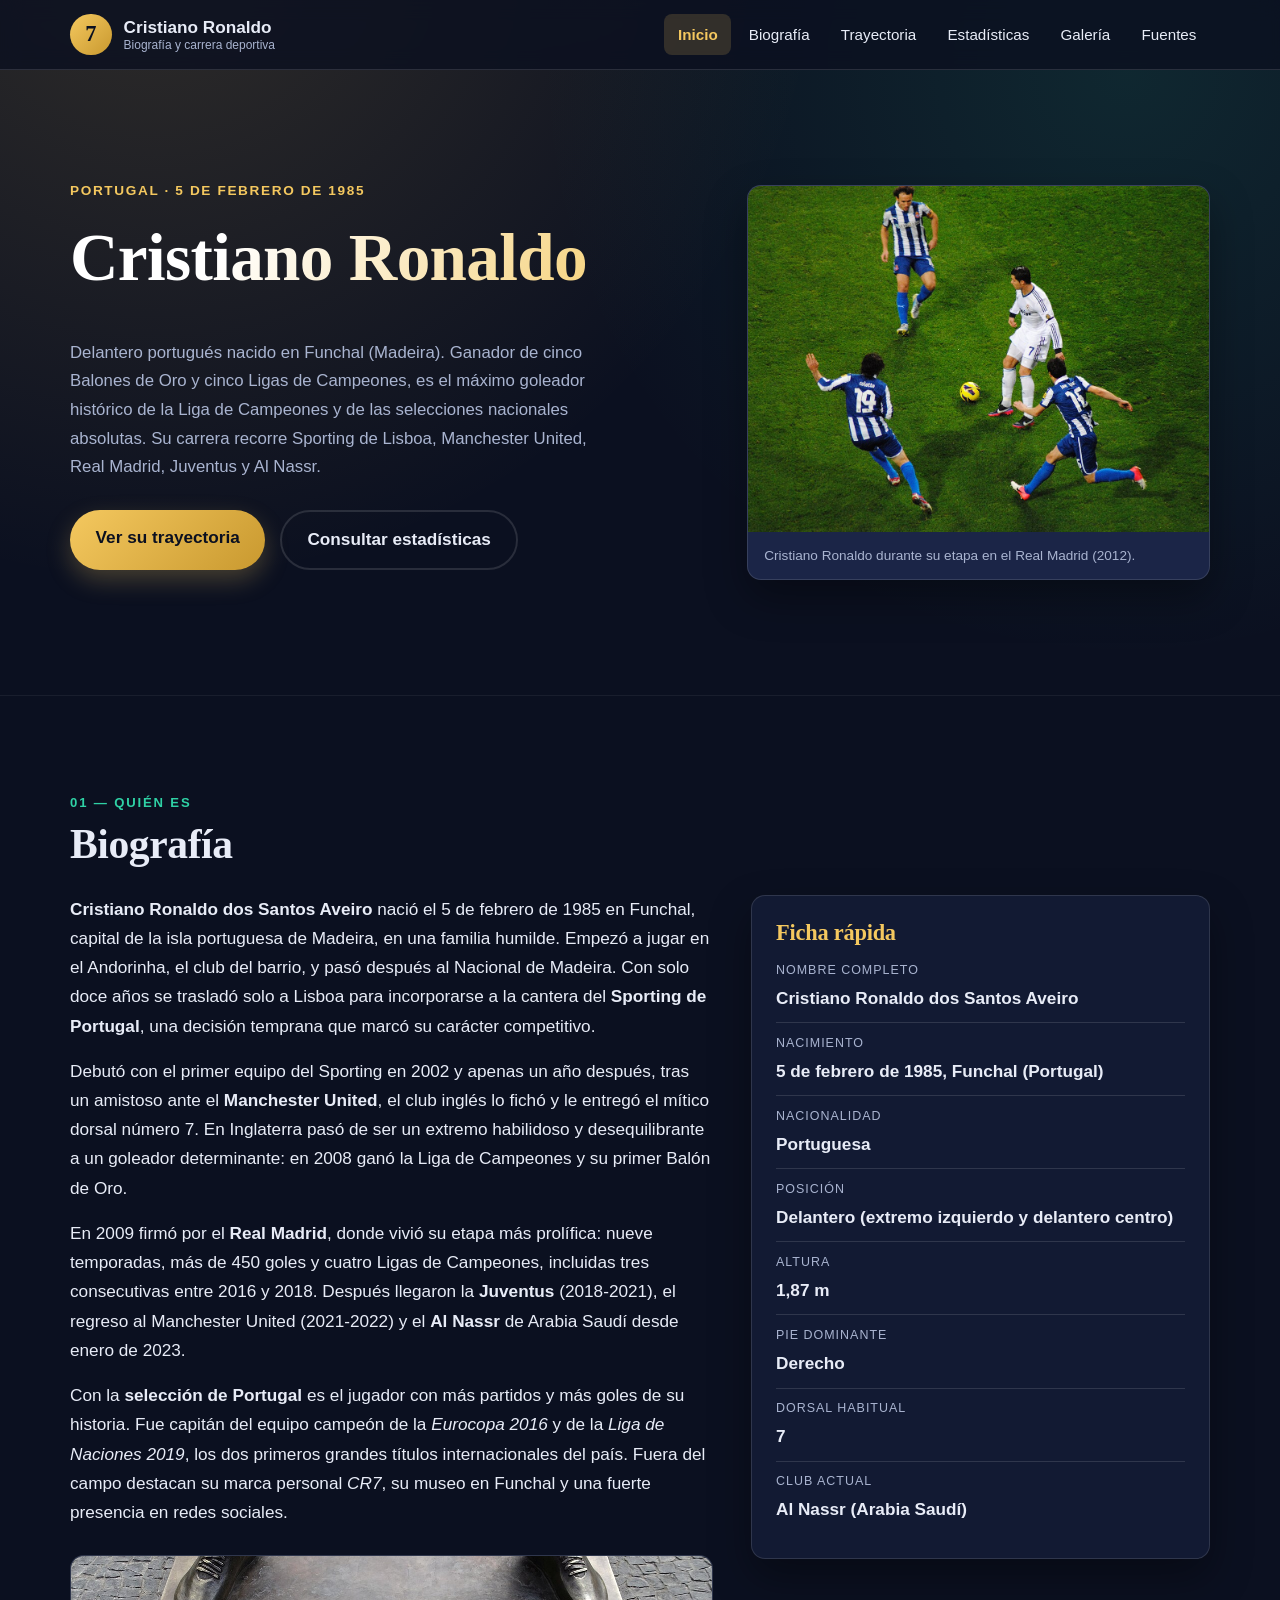
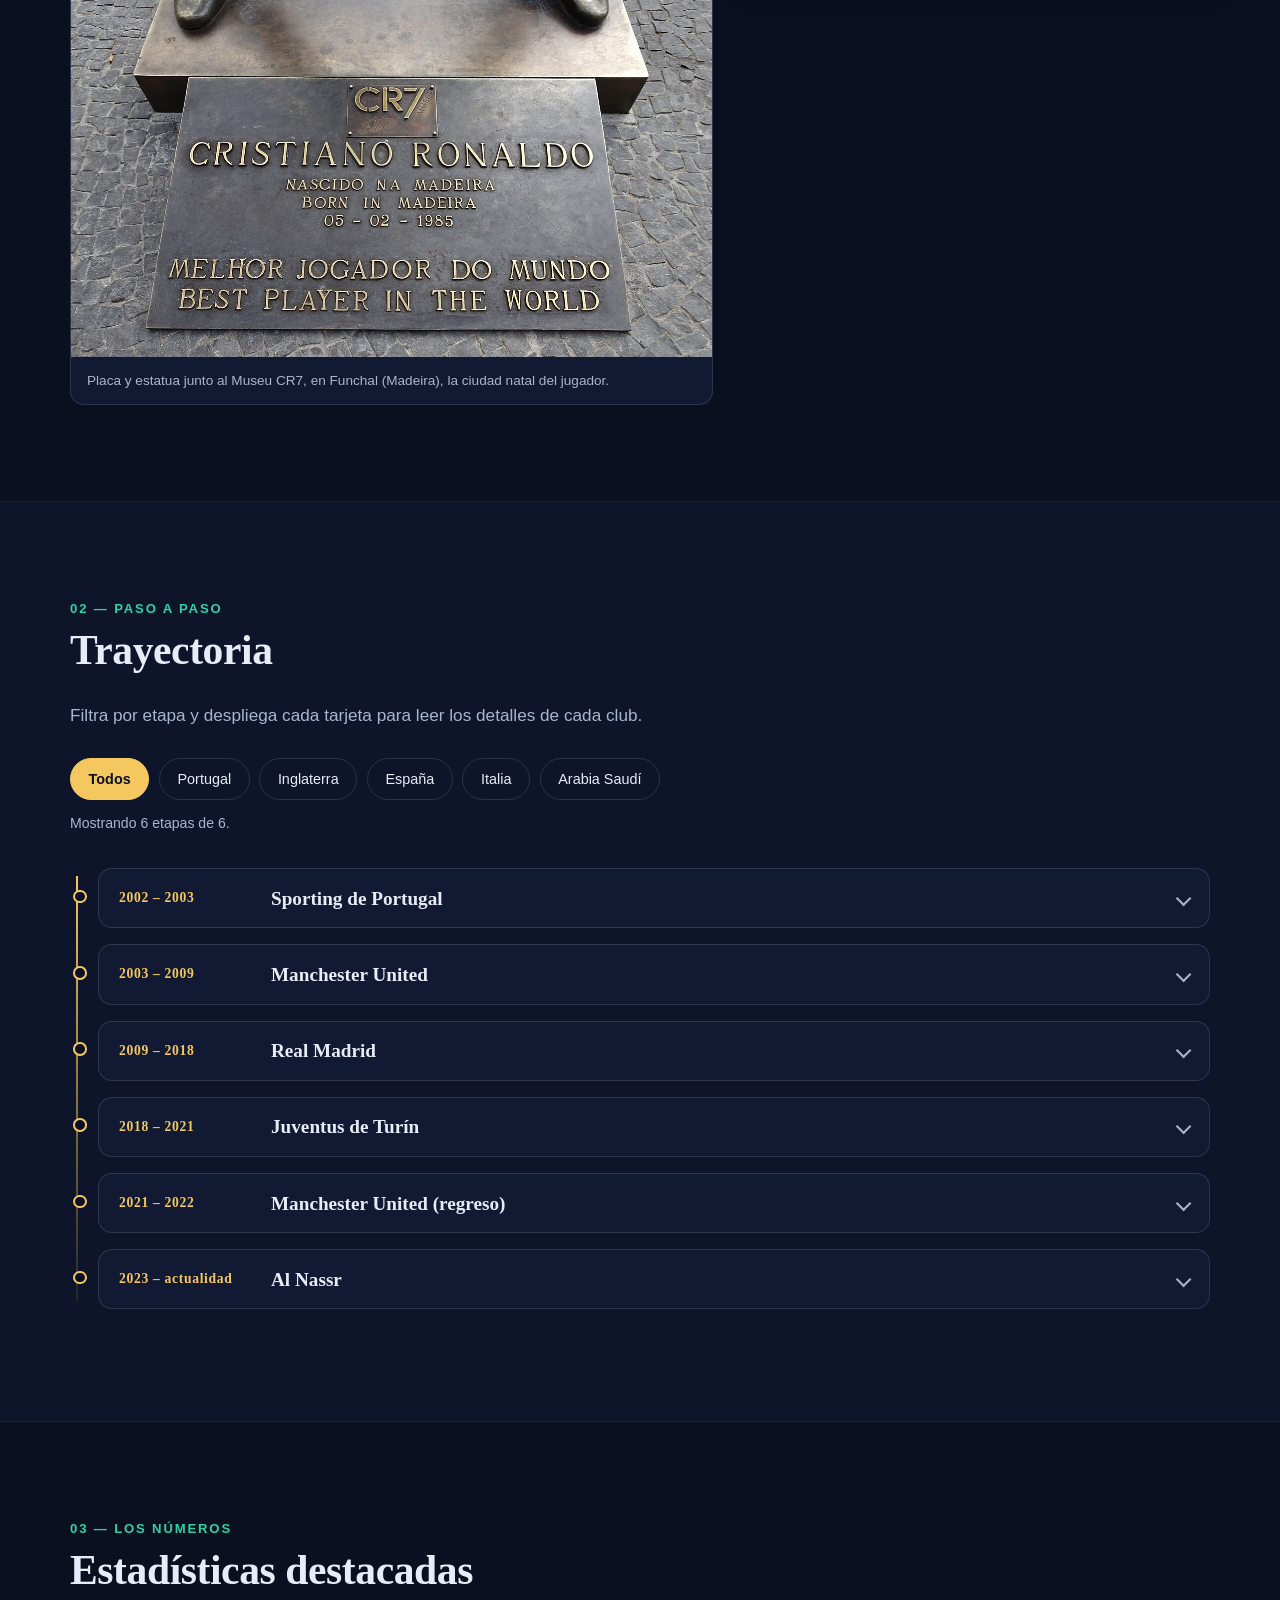
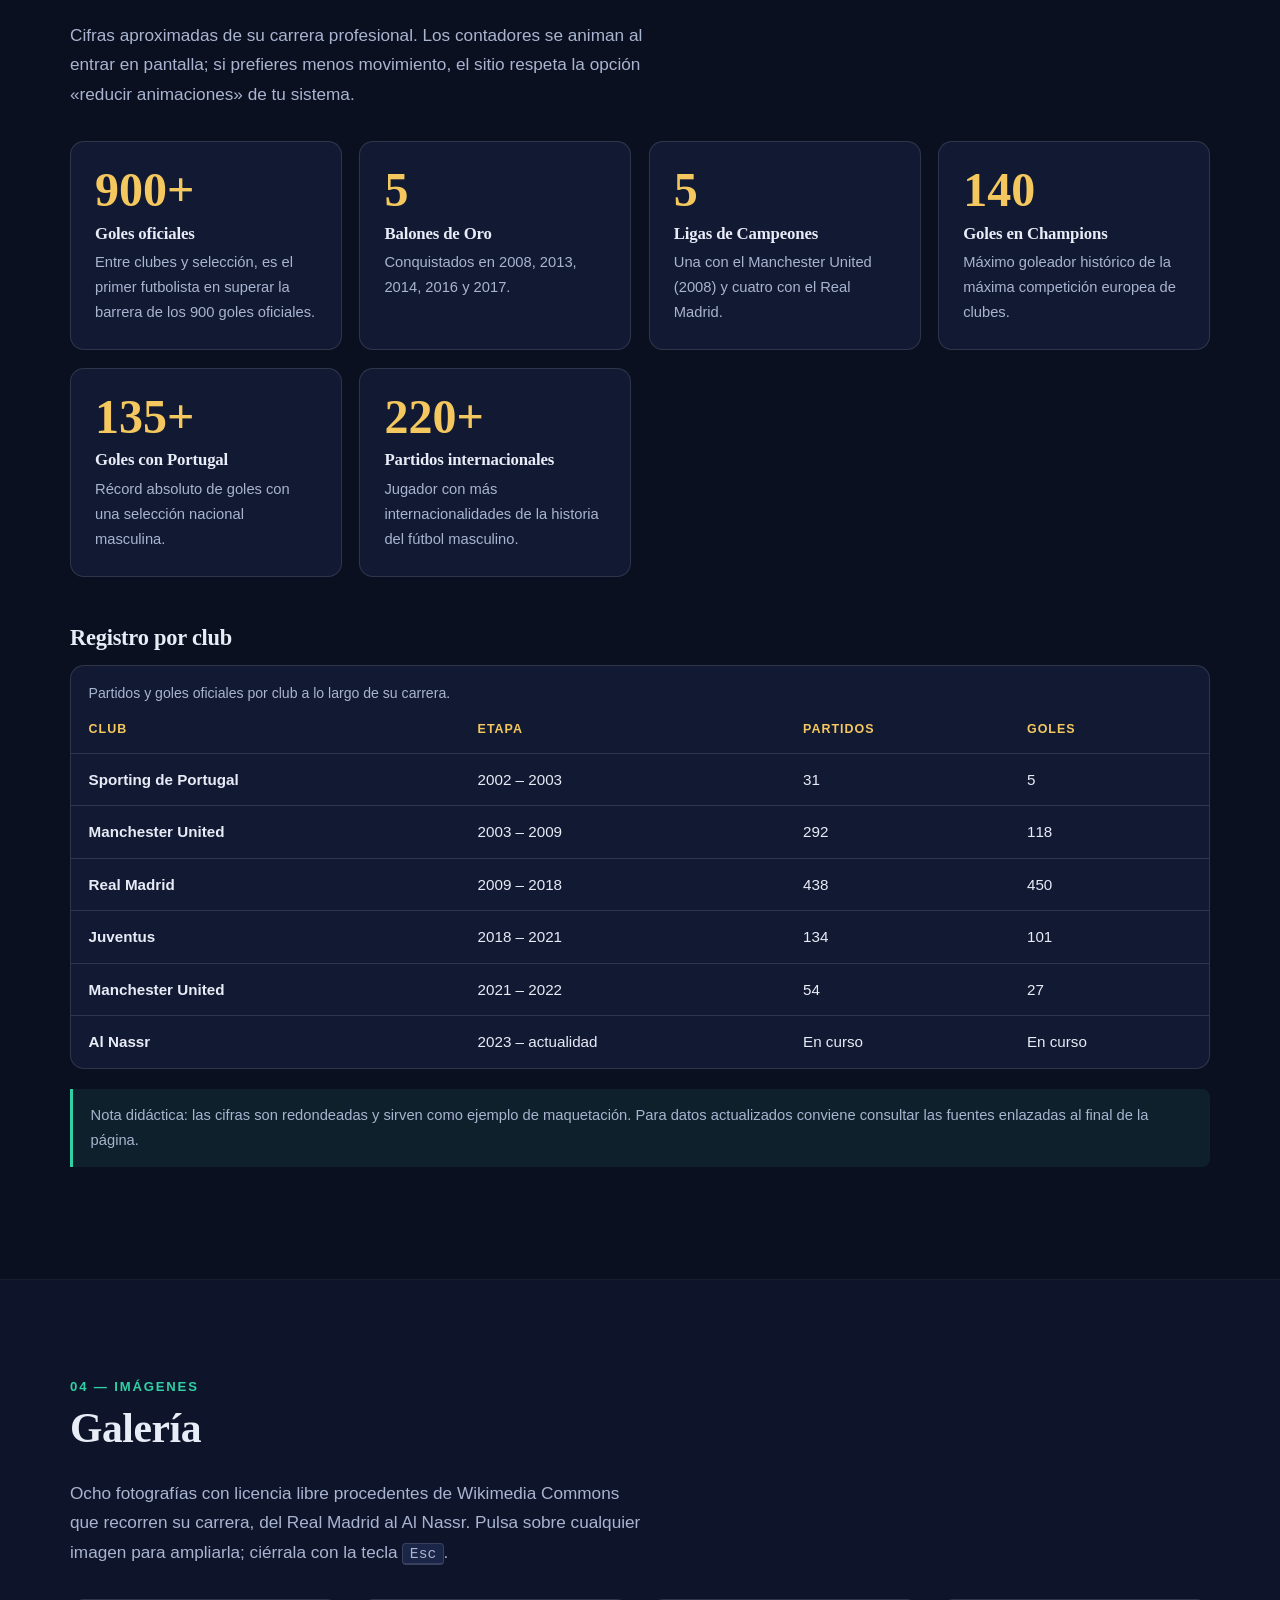
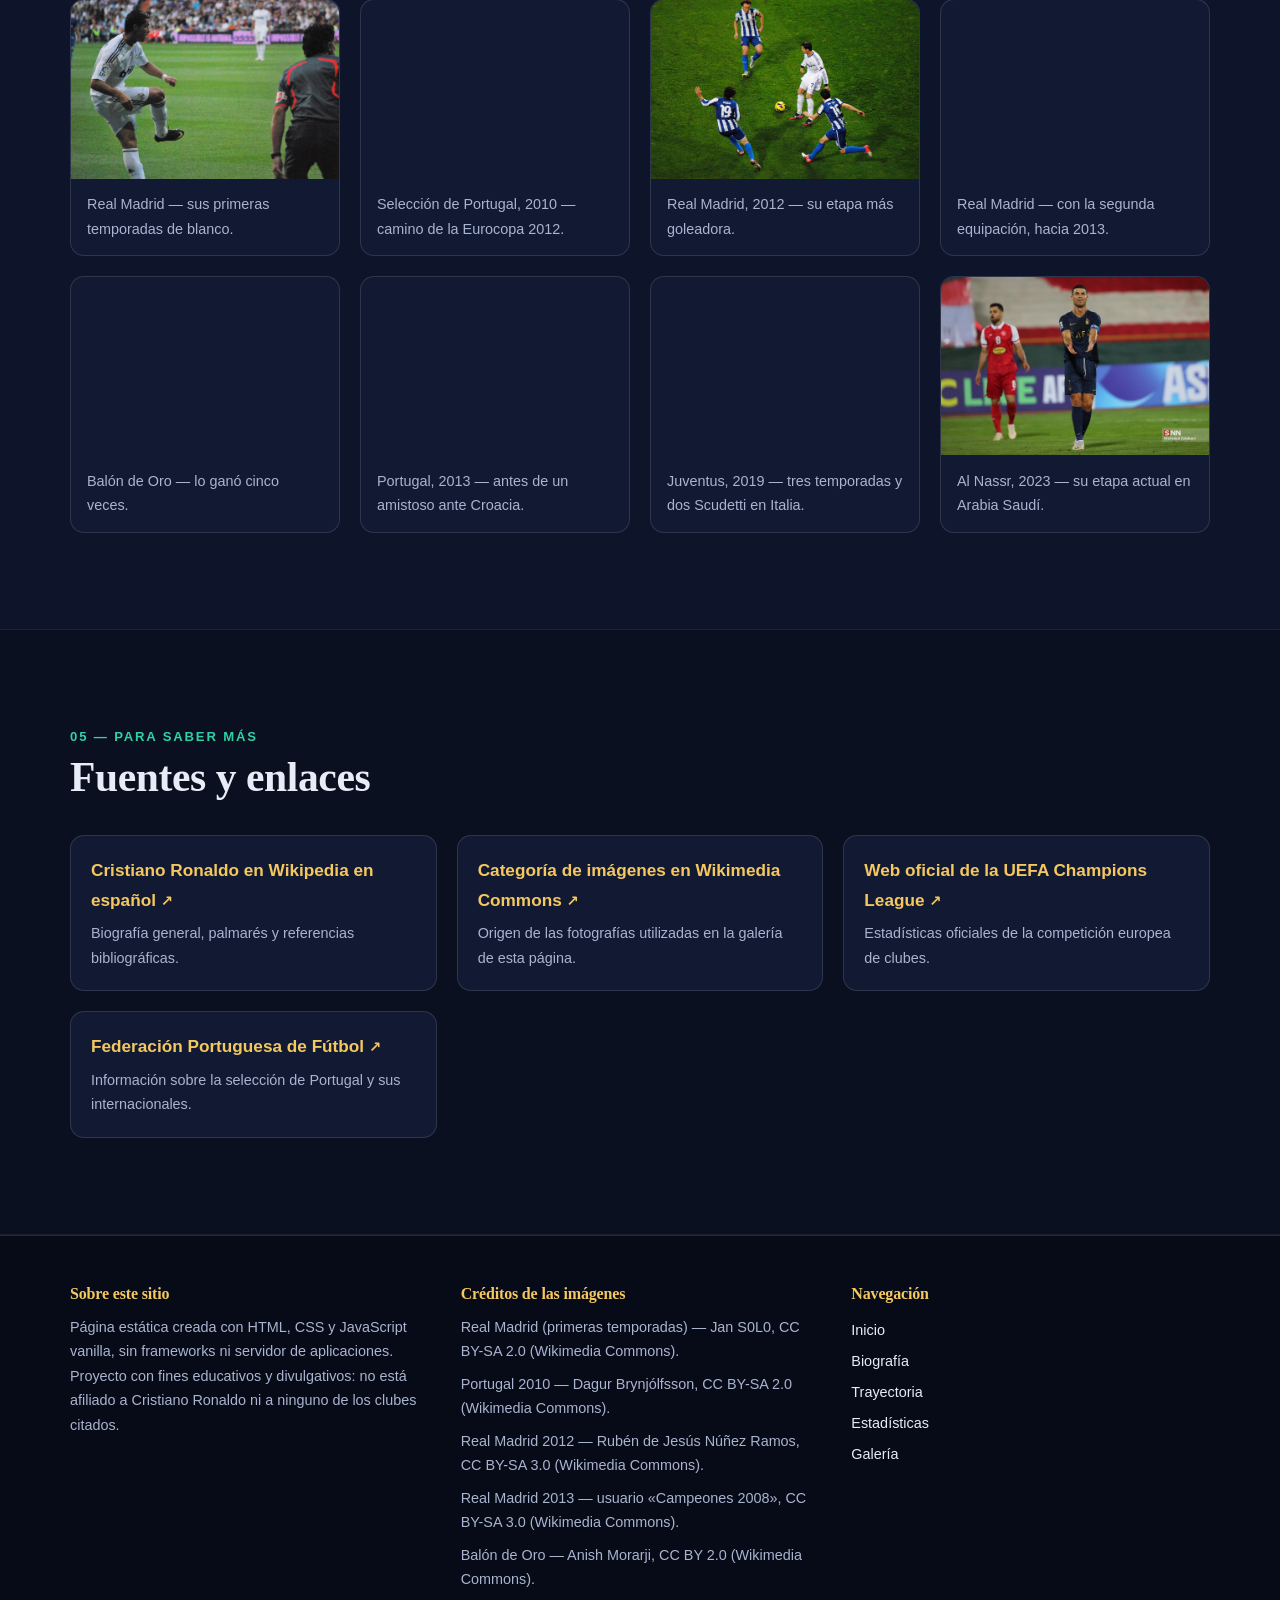
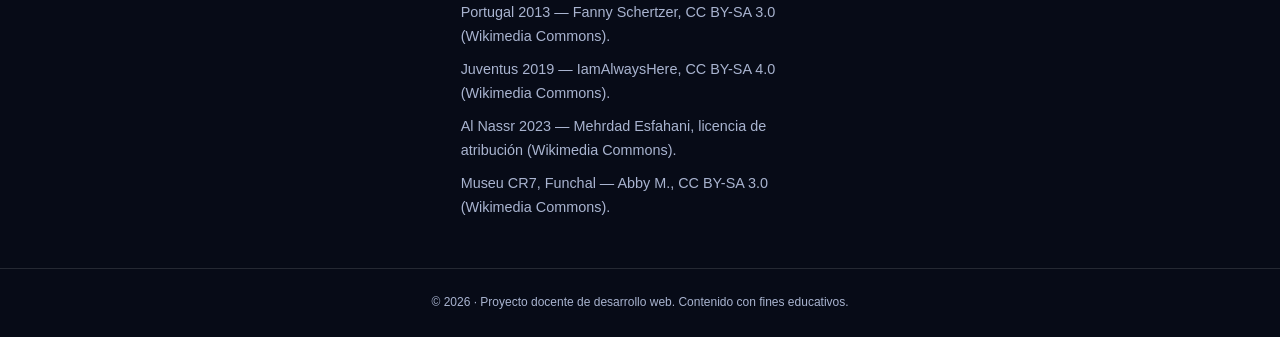
<file: paginaCristianoRonaldo/index.html>
<!DOCTYPE html>
<html lang="es">
<head>
  <meta charset="UTF-8">
  <meta name="viewport" content="width=device-width, initial-scale=1">
  <title>Cristiano Ronaldo | Biografía, trayectoria y estadísticas</title>
  <meta name="description" content="Sitio estático en español dedicado a Cristiano Ronaldo: biografía, línea de tiempo interactiva de su carrera, estadísticas destacadas y galería de fotografías.">
  <meta name="author" content="Proyecto docente de HTML, CSS y JavaScript">
  <meta name="theme-color" content="#0b1020">
  <meta property="og:type" content="website">
  <meta property="og:title" content="Cristiano Ronaldo | Biografía, trayectoria y estadísticas">
  <meta property="og:description" content="Biografía, línea de tiempo interactiva, estadísticas y galería de fotografías de Cristiano Ronaldo.">
  <meta property="og:locale" content="es_ES">
  <meta property="og:image" content="assets/cr7-real-madrid-2012.jpg">
  <link rel="icon" href="data:image/svg+xml,<svg xmlns='http://www.w3.org/2000/svg' viewBox='0 0 32 32'><text y='26' font-size='26'>⚽</text></svg>">
  <link rel="stylesheet" href="styles.css">
  <!-- Marca que JavaScript está disponible: el CSS revela el contenido si falla -->
  <script>document.documentElement.classList.add('js');</script>
</head>
<body>
  <a class="salto-contenido" href="#contenido">Saltar al contenido principal</a>

  <header class="cabecera" id="cabecera">
    <div class="contenedor cabecera__interior">
      <a class="marca" href="#inicio">
        <span class="marca__dorsal" aria-hidden="true">7</span>
        <span class="marca__texto">
          <strong>Cristiano Ronaldo</strong>
          <small>Biografía y carrera deportiva</small>
        </span>
      </a>

      <button class="menu-boton" id="menu-boton" type="button"
              aria-expanded="false" aria-controls="menu-principal">
        <span class="menu-boton__icono" aria-hidden="true"></span>
        <span class="menu-boton__texto">Menú</span>
      </button>

      <nav class="navegacion" id="menu-principal" aria-label="Navegación principal">
        <ul class="navegacion__lista">
          <li><a href="#inicio">Inicio</a></li>
          <li><a href="#biografia">Biografía</a></li>
          <li><a href="#trayectoria">Trayectoria</a></li>
          <li><a href="#estadisticas">Estadísticas</a></li>
          <li><a href="#galeria">Galería</a></li>
          <li><a href="#fuentes">Fuentes</a></li>
        </ul>
      </nav>
    </div>
  </header>

  <main id="contenido">

    <!-- ============ PORTADA ============ -->
    <section class="seccion seccion--hero" id="inicio" aria-labelledby="titulo-principal">
      <div class="contenedor hero">
        <div class="hero__texto">
          <p class="hero__antetitulo">Portugal · 5 de febrero de 1985</p>
          <h1 id="titulo-principal">Cristiano Ronaldo</h1>
          <p class="hero__descripcion">
            Delantero portugués nacido en Funchal (Madeira). Ganador de cinco Balones de Oro y
            cinco Ligas de Campeones, es el máximo goleador histórico de la Liga de Campeones y de
            las selecciones nacionales absolutas. Su carrera recorre Sporting de Lisboa,
            Manchester United, Real Madrid, Juventus y Al Nassr.
          </p>
          <p class="hero__acciones">
            <a class="boton boton--primario" href="#trayectoria">Ver su trayectoria</a>
            <a class="boton boton--secundario" href="#estadisticas">Consultar estadísticas</a>
          </p>
        </div>

        <figure class="hero__figura">
          <img src="assets/cr7-real-madrid-2012.jpg" width="1280" height="857"
               alt="Vista aérea de un partido: Cristiano Ronaldo, de blanco con el dorsal 7 del Real Madrid, encara el balón rodeado por tres jugadores del Espanyol con camiseta a rayas azules y blancas."
               fetchpriority="high" decoding="async">
          <figcaption>Cristiano Ronaldo durante su etapa en el Real Madrid (2012).</figcaption>
        </figure>
      </div>
    </section>

    <!-- ============ BIOGRAFÍA ============ -->
    <section class="seccion" id="biografia" aria-labelledby="titulo-biografia">
      <div class="contenedor">
        <p class="seccion__etiqueta">01 — Quién es</p>
        <h2 id="titulo-biografia">Biografía</h2>

        <div class="biografia">
          <div class="biografia__texto">
            <p>
              <strong>Cristiano Ronaldo dos Santos Aveiro</strong> nació el 5 de febrero de 1985 en
              Funchal, capital de la isla portuguesa de Madeira, en una familia humilde. Empezó a
              jugar en el Andorinha, el club del barrio, y pasó después al Nacional de Madeira.
              Con solo doce años se trasladó solo a Lisboa para incorporarse a la cantera del
              <strong>Sporting de Portugal</strong>, una decisión temprana que marcó su carácter
              competitivo.
            </p>
            <p>
              Debutó con el primer equipo del Sporting en 2002 y apenas un año después,
              tras un amistoso ante el <strong>Manchester United</strong>, el club inglés lo fichó
              y le entregó el mítico dorsal número 7. En Inglaterra pasó de ser un extremo
              habilidoso y desequilibrante a un goleador determinante: en 2008 ganó la
              Liga de Campeones y su primer Balón de Oro.
            </p>
            <p>
              En 2009 firmó por el <strong>Real Madrid</strong>, donde vivió su etapa más
              prolífica: nueve temporadas, más de 450 goles y cuatro Ligas de Campeones,
              incluidas tres consecutivas entre 2016 y 2018. Después llegaron la
              <strong>Juventus</strong> (2018-2021), el regreso al Manchester United
              (2021-2022) y el <strong>Al Nassr</strong> de Arabia Saudí desde enero de 2023.
            </p>
            <p>
              Con la <strong>selección de Portugal</strong> es el jugador con más partidos y más
              goles de su historia. Fue capitán del equipo campeón de la
              <em>Eurocopa 2016</em> y de la <em>Liga de Naciones 2019</em>, los dos primeros
              grandes títulos internacionales del país. Fuera del campo destacan su marca
              personal <em>CR7</em>, su museo en Funchal y una fuerte presencia en redes sociales.
            </p>

            <figure class="biografia__foto">
              <img src="assets/cr7-museo-funchal.jpg" width="1280" height="992" loading="lazy" decoding="async"
                   alt="Placa de bronce a los pies de la estatua de Cristiano Ronaldo en Funchal. Grabado: «CR7 Museu · Cristiano Ronaldo · Nascido na Madeira / Born in Madeira · 05-02-1985 · Melhor jogador do mundo / Best player in the world».">
              <figcaption>
                Placa y estatua junto al Museu CR7, en Funchal (Madeira), la ciudad natal del jugador.
              </figcaption>
            </figure>
          </div>

          <aside class="ficha" aria-labelledby="titulo-ficha">
            <h3 id="titulo-ficha">Ficha rápida</h3>
            <dl class="ficha__lista">
              <div class="ficha__fila">
                <dt>Nombre completo</dt>
                <dd>Cristiano Ronaldo dos Santos Aveiro</dd>
              </div>
              <div class="ficha__fila">
                <dt>Nacimiento</dt>
                <dd>5 de febrero de 1985, Funchal (Portugal)</dd>
              </div>
              <div class="ficha__fila">
                <dt>Nacionalidad</dt>
                <dd>Portuguesa</dd>
              </div>
              <div class="ficha__fila">
                <dt>Posición</dt>
                <dd>Delantero (extremo izquierdo y delantero centro)</dd>
              </div>
              <div class="ficha__fila">
                <dt>Altura</dt>
                <dd>1,87 m</dd>
              </div>
              <div class="ficha__fila">
                <dt>Pie dominante</dt>
                <dd>Derecho</dd>
              </div>
              <div class="ficha__fila">
                <dt>Dorsal habitual</dt>
                <dd>7</dd>
              </div>
              <div class="ficha__fila">
                <dt>Club actual</dt>
                <dd>Al Nassr (Arabia Saudí)</dd>
              </div>
            </dl>
          </aside>
        </div>
      </div>
    </section>

    <!-- ============ TRAYECTORIA ============ -->
    <section class="seccion seccion--alterna" id="trayectoria" aria-labelledby="titulo-trayectoria">
      <div class="contenedor">
        <p class="seccion__etiqueta">02 — Paso a paso</p>
        <h2 id="titulo-trayectoria">Trayectoria</h2>
        <p class="seccion__intro">
          Filtra por etapa y despliega cada tarjeta para leer los detalles de cada club.
        </p>

        <div class="filtros" role="group" aria-label="Filtrar la trayectoria por etapa">
          <button class="filtro filtro--activo" type="button" data-filtro="todos" aria-pressed="true">Todos</button>
          <button class="filtro" type="button" data-filtro="portugal" aria-pressed="false">Portugal</button>
          <button class="filtro" type="button" data-filtro="inglaterra" aria-pressed="false">Inglaterra</button>
          <button class="filtro" type="button" data-filtro="espana" aria-pressed="false">España</button>
          <button class="filtro" type="button" data-filtro="italia" aria-pressed="false">Italia</button>
          <button class="filtro" type="button" data-filtro="arabia" aria-pressed="false">Arabia Saudí</button>
        </div>

        <p class="filtros__resultado" id="filtros-resultado" role="status" aria-live="polite">
          Mostrando 6 etapas de 6.
        </p>

        <ol class="linea-tiempo" id="linea-tiempo">

          <li class="hito" data-etapa="portugal">
            <article>
              <h3 class="hito__titulo">
                <button class="hito__boton" type="button" aria-expanded="false" aria-controls="detalle-sporting">
                  <span class="hito__anios">2002 – 2003</span>
                  <span class="hito__club">Sporting de Portugal</span>
                  <span class="hito__icono" aria-hidden="true"></span>
                </button>
              </h3>
              <div class="hito__detalle" id="detalle-sporting" hidden>
                <p>
                  Debutó en el primer equipo con 17 años y disputó una única temporada como
                  profesional en Lisboa. Un amistoso frente al Manchester United en el
                  Estadio José Alvalade bastó para que el club inglés decidiera ficharlo.
                </p>
                <ul class="hito__datos">
                  <li><span>Partidos oficiales</span><strong>31</strong></li>
                  <li><span>Goles</span><strong>5</strong></li>
                  <li><span>Títulos</span><strong>1 Supercopa de Portugal</strong></li>
                </ul>
              </div>
            </article>
          </li>

          <li class="hito" data-etapa="inglaterra">
            <article>
              <h3 class="hito__titulo">
                <button class="hito__boton" type="button" aria-expanded="false" aria-controls="detalle-united-1">
                  <span class="hito__anios">2003 – 2009</span>
                  <span class="hito__club">Manchester United</span>
                  <span class="hito__icono" aria-hidden="true"></span>
                </button>
              </h3>
              <div class="hito__detalle" id="detalle-united-1" hidden>
                <p>
                  Seis temporadas bajo la dirección de Alex Ferguson en las que evolucionó de
                  extremo regateador a goleador de época. La temporada 2007-08 fue su
                  consagración: 42 goles, título de Premier League, Liga de Campeones y su
                  primer Balón de Oro.
                </p>
                <ul class="hito__datos">
                  <li><span>Partidos oficiales</span><strong>292</strong></li>
                  <li><span>Goles</span><strong>118</strong></li>
                  <li><span>Títulos</span><strong>3 Premier League · 1 Champions · 1 Mundial de Clubes</strong></li>
                </ul>
              </div>
            </article>
          </li>

          <li class="hito" data-etapa="espana">
            <article>
              <h3 class="hito__titulo">
                <button class="hito__boton" type="button" aria-expanded="false" aria-controls="detalle-madrid">
                  <span class="hito__anios">2009 – 2018</span>
                  <span class="hito__club">Real Madrid</span>
                  <span class="hito__icono" aria-hidden="true"></span>
                </button>
              </h3>
              <div class="hito__detalle" id="detalle-madrid" hidden>
                <p>
                  Su etapa más productiva y la que lo convirtió en máximo goleador histórico del
                  club. Superó los 450 goles en menos de 440 partidos y encadenó tres Ligas de
                  Campeones consecutivas (2016, 2017 y 2018), además de las de 2014.
                  Aquí ganó cuatro de sus cinco Balones de Oro.
                </p>
                <ul class="hito__datos">
                  <li><span>Partidos oficiales</span><strong>438</strong></li>
                  <li><span>Goles</span><strong>450</strong></li>
                  <li><span>Títulos</span><strong>4 Champions · 2 Ligas · 2 Copas del Rey</strong></li>
                </ul>
              </div>
            </article>
          </li>

          <li class="hito" data-etapa="italia">
            <article>
              <h3 class="hito__titulo">
                <button class="hito__boton" type="button" aria-expanded="false" aria-controls="detalle-juventus">
                  <span class="hito__anios">2018 – 2021</span>
                  <span class="hito__club">Juventus de Turín</span>
                  <span class="hito__icono" aria-hidden="true"></span>
                </button>
              </h3>
              <div class="hito__detalle" id="detalle-juventus" hidden>
                <p>
                  Tres temporadas en Italia en las que ganó dos <em>Scudetti</em> y fue
                  máximo goleador de la Serie A en 2020-21. Mantuvo un promedio superior
                  a un gol cada dos partidos pese al cambio de liga y de estilo.
                </p>
                <ul class="hito__datos">
                  <li><span>Partidos oficiales</span><strong>134</strong></li>
                  <li><span>Goles</span><strong>101</strong></li>
                  <li><span>Títulos</span><strong>2 Serie A · 1 Copa de Italia</strong></li>
                </ul>
              </div>
            </article>
          </li>

          <li class="hito" data-etapa="inglaterra">
            <article>
              <h3 class="hito__titulo">
                <button class="hito__boton" type="button" aria-expanded="false" aria-controls="detalle-united-2">
                  <span class="hito__anios">2021 – 2022</span>
                  <span class="hito__club">Manchester United (regreso)</span>
                  <span class="hito__icono" aria-hidden="true"></span>
                </button>
              </h3>
              <div class="hito__detalle" id="detalle-united-2" hidden>
                <p>
                  Volvió a Old Trafford doce años después. Fue el máximo goleador del equipo
                  en la temporada 2021-22, aunque el club atravesaba un ciclo irregular.
                  Su contrato se rescindió en noviembre de 2022.
                </p>
                <ul class="hito__datos">
                  <li><span>Partidos oficiales</span><strong>54</strong></li>
                  <li><span>Goles</span><strong>27</strong></li>
                  <li><span>Títulos</span><strong>Sin títulos en esta etapa</strong></li>
                </ul>
              </div>
            </article>
          </li>

          <li class="hito" data-etapa="arabia">
            <article>
              <h3 class="hito__titulo">
                <button class="hito__boton" type="button" aria-expanded="false" aria-controls="detalle-alnassr">
                  <span class="hito__anios">2023 – actualidad</span>
                  <span class="hito__club">Al Nassr</span>
                  <span class="hito__icono" aria-hidden="true"></span>
                </button>
              </h3>
              <div class="hito__detalle" id="detalle-alnassr" hidden>
                <p>
                  En enero de 2023 fichó por el Al Nassr saudí, un traspaso que impulsó la
                  proyección internacional de la liga. Allí ha seguido superando marcas
                  goleadoras y ha sido máximo anotador de la competición.
                </p>
                <ul class="hito__datos">
                  <li><span>Etapa</span><strong>En curso</strong></li>
                  <li><span>Rol</span><strong>Delantero y capitán</strong></li>
                  <li><span>Títulos</span><strong>1 Copa de Campeones Árabes (2023)</strong></li>
                </ul>
              </div>
            </article>
          </li>

        </ol>
      </div>
    </section>

    <!-- ============ ESTADÍSTICAS ============ -->
    <section class="seccion" id="estadisticas" aria-labelledby="titulo-estadisticas">
      <div class="contenedor">
        <p class="seccion__etiqueta">03 — Los números</p>
        <h2 id="titulo-estadisticas">Estadísticas destacadas</h2>
        <p class="seccion__intro">
          Cifras aproximadas de su carrera profesional. Los contadores se animan al
          entrar en pantalla; si prefieres menos movimiento, el sitio respeta la opción
          «reducir animaciones» de tu sistema.
        </p>

        <ul class="tarjetas" id="tarjetas-estadisticas">
          <li class="tarjeta">
            <p class="tarjeta__numero"><span data-contador="900" data-sufijo="+">900+</span></p>
            <h3 class="tarjeta__titulo">Goles oficiales</h3>
            <p class="tarjeta__texto">Entre clubes y selección, es el primer futbolista en superar la barrera de los 900 goles oficiales.</p>
          </li>
          <li class="tarjeta">
            <p class="tarjeta__numero"><span data-contador="5">5</span></p>
            <h3 class="tarjeta__titulo">Balones de Oro</h3>
            <p class="tarjeta__texto">Conquistados en 2008, 2013, 2014, 2016 y 2017.</p>
          </li>
          <li class="tarjeta">
            <p class="tarjeta__numero"><span data-contador="5">5</span></p>
            <h3 class="tarjeta__titulo">Ligas de Campeones</h3>
            <p class="tarjeta__texto">Una con el Manchester United (2008) y cuatro con el Real Madrid.</p>
          </li>
          <li class="tarjeta">
            <p class="tarjeta__numero"><span data-contador="140">140</span></p>
            <h3 class="tarjeta__titulo">Goles en Champions</h3>
            <p class="tarjeta__texto">Máximo goleador histórico de la máxima competición europea de clubes.</p>
          </li>
          <li class="tarjeta">
            <p class="tarjeta__numero"><span data-contador="135" data-sufijo="+">135+</span></p>
            <h3 class="tarjeta__titulo">Goles con Portugal</h3>
            <p class="tarjeta__texto">Récord absoluto de goles con una selección nacional masculina.</p>
          </li>
          <li class="tarjeta">
            <p class="tarjeta__numero"><span data-contador="220" data-sufijo="+">220+</span></p>
            <h3 class="tarjeta__titulo">Partidos internacionales</h3>
            <p class="tarjeta__texto">Jugador con más internacionalidades de la historia del fútbol masculino.</p>
          </li>
        </ul>

        <h3 class="tabla__titulo" id="titulo-tabla">Registro por club</h3>
        <div class="tabla-envoltorio" tabindex="0" role="region" aria-labelledby="titulo-tabla">
          <table class="tabla">
            <caption>Partidos y goles oficiales por club a lo largo de su carrera.</caption>
            <thead>
              <tr>
                <th scope="col">Club</th>
                <th scope="col">Etapa</th>
                <th scope="col">Partidos</th>
                <th scope="col">Goles</th>
              </tr>
            </thead>
            <tbody>
              <tr>
                <th scope="row">Sporting de Portugal</th>
                <td>2002 – 2003</td>
                <td>31</td>
                <td>5</td>
              </tr>
              <tr>
                <th scope="row">Manchester United</th>
                <td>2003 – 2009</td>
                <td>292</td>
                <td>118</td>
              </tr>
              <tr>
                <th scope="row">Real Madrid</th>
                <td>2009 – 2018</td>
                <td>438</td>
                <td>450</td>
              </tr>
              <tr>
                <th scope="row">Juventus</th>
                <td>2018 – 2021</td>
                <td>134</td>
                <td>101</td>
              </tr>
              <tr>
                <th scope="row">Manchester United</th>
                <td>2021 – 2022</td>
                <td>54</td>
                <td>27</td>
              </tr>
              <tr>
                <th scope="row">Al Nassr</th>
                <td>2023 – actualidad</td>
                <td>En curso</td>
                <td>En curso</td>
              </tr>
            </tbody>
          </table>
        </div>
        <p class="nota">
          Nota didáctica: las cifras son redondeadas y sirven como ejemplo de maquetación.
          Para datos actualizados conviene consultar las fuentes enlazadas al final de la página.
        </p>
      </div>
    </section>

    <!-- ============ GALERÍA ============ -->
    <section class="seccion seccion--alterna" id="galeria" aria-labelledby="titulo-galeria">
      <div class="contenedor">
        <p class="seccion__etiqueta">04 — Imágenes</p>
        <h2 id="titulo-galeria">Galería</h2>
        <p class="seccion__intro">
          Ocho fotografías con licencia libre procedentes de Wikimedia Commons que
          recorren su carrera, del Real Madrid al Al Nassr. Pulsa sobre cualquier
          imagen para ampliarla; ciérrala con la tecla <kbd>Esc</kbd>.
        </p>

        <ul class="galeria" id="galeria-lista">
          <li>
            <figure class="galeria__item">
              <button class="galeria__boton" type="button"
                      data-imagen="assets/cr7-madrid-blanco.jpg"
                      data-pie="Cristiano Ronaldo con la camiseta blanca del Real Madrid en sus primeras temporadas en el club. Foto: Jan S0L0, CC BY-SA 2.0 (Wikimedia Commons).">
                <span class="galeria__lupa">Ampliar</span>
                <img src="assets/cr7-madrid-blanco.jpg" width="1280" height="857" loading="lazy" decoding="async"
                     alt="Cristiano Ronaldo, con la camiseta blanca del Real Madrid y el dorsal 7, levanta la rodilla junto a la banda mientras un árbitro de gris y rojo lo observa; al fondo, la grada llena.">
              </button>
              <figcaption>Real Madrid — sus primeras temporadas de blanco.</figcaption>
            </figure>
          </li>
          <li>
            <figure class="galeria__item">
              <button class="galeria__boton" type="button"
                      data-imagen="assets/cr7-portugal-2010.jpg"
                      data-pie="Cristiano Ronaldo con Portugal ante Islandia en la fase de clasificación para la Eurocopa 2012 (octubre de 2010). Foto: Dagur Brynjólfsson, CC BY-SA 2.0 (Wikimedia Commons).">
                <span class="galeria__lupa">Ampliar</span>
                <img src="assets/cr7-portugal-2010.jpg" width="1280" height="853" loading="lazy" decoding="async"
                     alt="Cristiano Ronaldo, con la camiseta roja de Portugal y el dorsal 7, corre a por el balón perseguido por tres jugadores de Islandia vestidos de azul.">
              </button>
              <figcaption>Selección de Portugal, 2010 — camino de la Eurocopa 2012.</figcaption>
            </figure>
          </li>
          <li>
            <figure class="galeria__item">
              <button class="galeria__boton" type="button"
                      data-imagen="assets/cr7-real-madrid-2012.jpg"
                      data-pie="Cristiano Ronaldo con el Real Madrid en un partido ante el RCD Espanyol (2012). Foto: Rubén de Jesús Núñez Ramos, CC BY-SA 3.0 (Wikimedia Commons).">
                <span class="galeria__lupa">Ampliar</span>
                <img src="assets/cr7-real-madrid-2012.jpg" width="1280" height="857" loading="lazy" decoding="async"
                     alt="Cristiano Ronaldo, de blanco con el dorsal 7 del Real Madrid, disputa el balón sobre el césped ante tres futbolistas del Espanyol vestidos de azul y blanco.">
              </button>
              <figcaption>Real Madrid, 2012 — su etapa más goleadora.</figcaption>
            </figure>
          </li>
          <li>
            <figure class="galeria__item">
              <button class="galeria__boton" type="button"
                      data-imagen="assets/cr7-madrid-2013.jpg"
                      data-pie="Cristiano Ronaldo con la segunda equipación del Real Madrid en un partido de Liga ante el Real Zaragoza (hacia 2013). Foto: usuario «Campeones 2008», CC BY-SA 3.0 (Wikimedia Commons).">
                <span class="galeria__lupa">Ampliar</span>
                <img src="assets/cr7-madrid-2013.jpg" width="1280" height="960" loading="lazy" decoding="async"
                     alt="Cristiano Ronaldo, con la segunda equipación azul oscuro del Real Madrid y detalles en amarillo flúor, camina por el campo junto a un compañero frente a jugadores del Real Zaragoza vestidos de blanco.">
              </button>
              <figcaption>Real Madrid — con la segunda equipación, hacia 2013.</figcaption>
            </figure>
          </li>
          <li>
            <figure class="galeria__item">
              <button class="galeria__boton galeria__boton--vertical" type="button"
                      data-imagen="assets/cr7-balon-de-oro.jpg"
                      data-pie="Cristiano Ronaldo posa sobre el césped con el trofeo del Balón de Oro durante su etapa en el Real Madrid. Foto: Anish Morarji, CC BY 2.0 (Wikimedia Commons).">
                <span class="galeria__lupa">Ampliar</span>
                <img src="assets/cr7-balon-de-oro.jpg" width="1280" height="2158" loading="lazy" decoding="async"
                     alt="Cristiano Ronaldo, de pie sobre el césped con la equipación blanca del Real Madrid, sostiene a la altura del pecho el trofeo dorado del Balón de Oro.">
              </button>
              <figcaption>Balón de Oro — lo ganó cinco veces.</figcaption>
            </figure>
          </li>
          <li>
            <figure class="galeria__item">
              <button class="galeria__boton galeria__boton--vertical" type="button"
                      data-imagen="assets/cr7-portugal-2013.jpg"
                      data-pie="Cristiano Ronaldo, con el chándal de la selección de Portugal, sale del túnel antes de un amistoso ante Croacia (junio de 2013). Foto: Fanny Schertzer, CC BY-SA 3.0 (Wikimedia Commons).">
                <span class="galeria__lupa">Ampliar</span>
                <img src="assets/cr7-portugal-2013.jpg" width="1280" height="1822" loading="lazy" decoding="async"
                     alt="Cristiano Ronaldo, con el chándal rojo de la selección de Portugal, sale del túnel de vestuarios seguido por un jugador de Croacia de blanco y un portero de amarillo.">
              </button>
              <figcaption>Portugal, 2013 — antes de un amistoso ante Croacia.</figcaption>
            </figure>
          </li>
          <li>
            <figure class="galeria__item">
              <button class="galeria__boton galeria__boton--alto" type="button"
                      data-imagen="assets/cr7-juventus-2019.jpg"
                      data-pie="Cristiano Ronaldo con la Juventus junto a Blaise Matuidi en un partido de la Serie A (temporada 2019-20). Foto: IamAlwaysHere, CC BY-SA 4.0 (Wikimedia Commons).">
                <span class="galeria__lupa">Ampliar</span>
                <img src="assets/cr7-juventus-2019.jpg" width="1280" height="2691" loading="lazy" decoding="async"
                     alt="Cristiano Ronaldo, con la camiseta a franjas blancas y negras de la Juventus y el dorsal 7, camina por el césped junto a su compañero Blaise Matuidi.">
              </button>
              <figcaption>Juventus, 2019 — tres temporadas y dos Scudetti en Italia.</figcaption>
            </figure>
          </li>
          <li>
            <figure class="galeria__item">
              <button class="galeria__boton" type="button"
                      data-imagen="assets/cr7-al-nassr-2023.jpg"
                      data-pie="Cristiano Ronaldo jugando con el Al Nassr ante el Persépolis en septiembre de 2023. Foto: Mehrdad Esfahani, licencia de atribución (Wikimedia Commons).">
                <span class="galeria__lupa">Ampliar</span>
                <img src="assets/cr7-al-nassr-2023.jpg" width="1280" height="854" loading="lazy" decoding="async"
                     alt="Cristiano Ronaldo, con la equipación azul marino del Al Nassr y el brazalete de capitán, extiende los brazos en señal de protesta junto a un rival vestido de rojo.">
              </button>
              <figcaption>Al Nassr, 2023 — su etapa actual en Arabia Saudí.</figcaption>
            </figure>
          </li>
        </ul>
      </div>
    </section>

    <!-- ============ FUENTES ============ -->
    <section class="seccion" id="fuentes" aria-labelledby="titulo-fuentes">
      <div class="contenedor">
        <p class="seccion__etiqueta">05 — Para saber más</p>
        <h2 id="titulo-fuentes">Fuentes y enlaces</h2>
        <ul class="enlaces">
          <li>
            <a href="https://es.wikipedia.org/wiki/Cristiano_Ronaldo" target="_blank" rel="noopener noreferrer">
              Cristiano Ronaldo en Wikipedia en español
              <span class="enlaces__externo" aria-hidden="true">↗</span>
              <span class="visualmente-oculto">(se abre en una pestaña nueva)</span>
            </a>
            <p>Biografía general, palmarés y referencias bibliográficas.</p>
          </li>
          <li>
            <a href="https://commons.wikimedia.org/wiki/Category:Cristiano_Ronaldo" target="_blank" rel="noopener noreferrer">
              Categoría de imágenes en Wikimedia Commons
              <span class="enlaces__externo" aria-hidden="true">↗</span>
              <span class="visualmente-oculto">(se abre en una pestaña nueva)</span>
            </a>
            <p>Origen de las fotografías utilizadas en la galería de esta página.</p>
          </li>
          <li>
            <a href="https://www.uefa.com/uefachampionsleague/" target="_blank" rel="noopener noreferrer">
              Web oficial de la UEFA Champions League
              <span class="enlaces__externo" aria-hidden="true">↗</span>
              <span class="visualmente-oculto">(se abre en una pestaña nueva)</span>
            </a>
            <p>Estadísticas oficiales de la competición europea de clubes.</p>
          </li>
          <li>
            <a href="https://www.fpf.pt/" target="_blank" rel="noopener noreferrer">
              Federación Portuguesa de Fútbol
              <span class="enlaces__externo" aria-hidden="true">↗</span>
              <span class="visualmente-oculto">(se abre en una pestaña nueva)</span>
            </a>
            <p>Información sobre la selección de Portugal y sus internacionales.</p>
          </li>
        </ul>
      </div>
    </section>

  </main>

  <footer class="pie" id="pie">
    <div class="contenedor pie__interior">
      <div>
        <h2 class="pie__titulo">Sobre este sitio</h2>
        <p>
          Página estática creada con HTML, CSS y JavaScript vanilla, sin frameworks
          ni servidor de aplicaciones. Proyecto con fines educativos y divulgativos:
          no está afiliado a Cristiano Ronaldo ni a ninguno de los clubes citados.
        </p>
      </div>
      <div>
        <h2 class="pie__titulo">Créditos de las imágenes</h2>
        <ul class="pie__creditos">
          <li>Real Madrid (primeras temporadas) — Jan S0L0, CC BY-SA 2.0 (Wikimedia Commons).</li>
          <li>Portugal 2010 — Dagur Brynjólfsson, CC BY-SA 2.0 (Wikimedia Commons).</li>
          <li>Real Madrid 2012 — Rubén de Jesús Núñez Ramos, CC BY-SA 3.0 (Wikimedia Commons).</li>
          <li>Real Madrid 2013 — usuario «Campeones 2008», CC BY-SA 3.0 (Wikimedia Commons).</li>
          <li>Balón de Oro — Anish Morarji, CC BY 2.0 (Wikimedia Commons).</li>
          <li>Portugal 2013 — Fanny Schertzer, CC BY-SA 3.0 (Wikimedia Commons).</li>
          <li>Juventus 2019 — IamAlwaysHere, CC BY-SA 4.0 (Wikimedia Commons).</li>
          <li>Al Nassr 2023 — Mehrdad Esfahani, licencia de atribución (Wikimedia Commons).</li>
          <li>Museu CR7, Funchal — Abby M., CC BY-SA 3.0 (Wikimedia Commons).</li>
        </ul>
      </div>
      <div>
        <h2 class="pie__titulo">Navegación</h2>
        <ul class="pie__enlaces">
          <li><a href="#inicio">Inicio</a></li>
          <li><a href="#biografia">Biografía</a></li>
          <li><a href="#trayectoria">Trayectoria</a></li>
          <li><a href="#estadisticas">Estadísticas</a></li>
          <li><a href="#galeria">Galería</a></li>
        </ul>
      </div>
    </div>
    <p class="pie__legal">
      <small>© <span id="anio-actual">2026</span> · Proyecto docente de desarrollo web. Contenido con fines educativos.</small>
    </p>
  </footer>

  <!-- Visor de imágenes ampliadas -->
  <div class="visor" id="visor" role="dialog" aria-modal="true" aria-labelledby="visor-pie" hidden>
    <div class="visor__fondo" data-cerrar-visor></div>
    <figure class="visor__contenido">
      <button class="visor__cerrar" id="visor-cerrar" type="button" data-cerrar-visor>
        <span aria-hidden="true">×</span>
        <span class="visualmente-oculto">Cerrar la imagen ampliada</span>
      </button>
      <img id="visor-imagen" alt="">
      <figcaption id="visor-pie"></figcaption>
    </figure>
  </div>

  <script src="observabilidad.js" defer></script>
  <script src="script.js" defer></script>
</body>
</html>
</file>
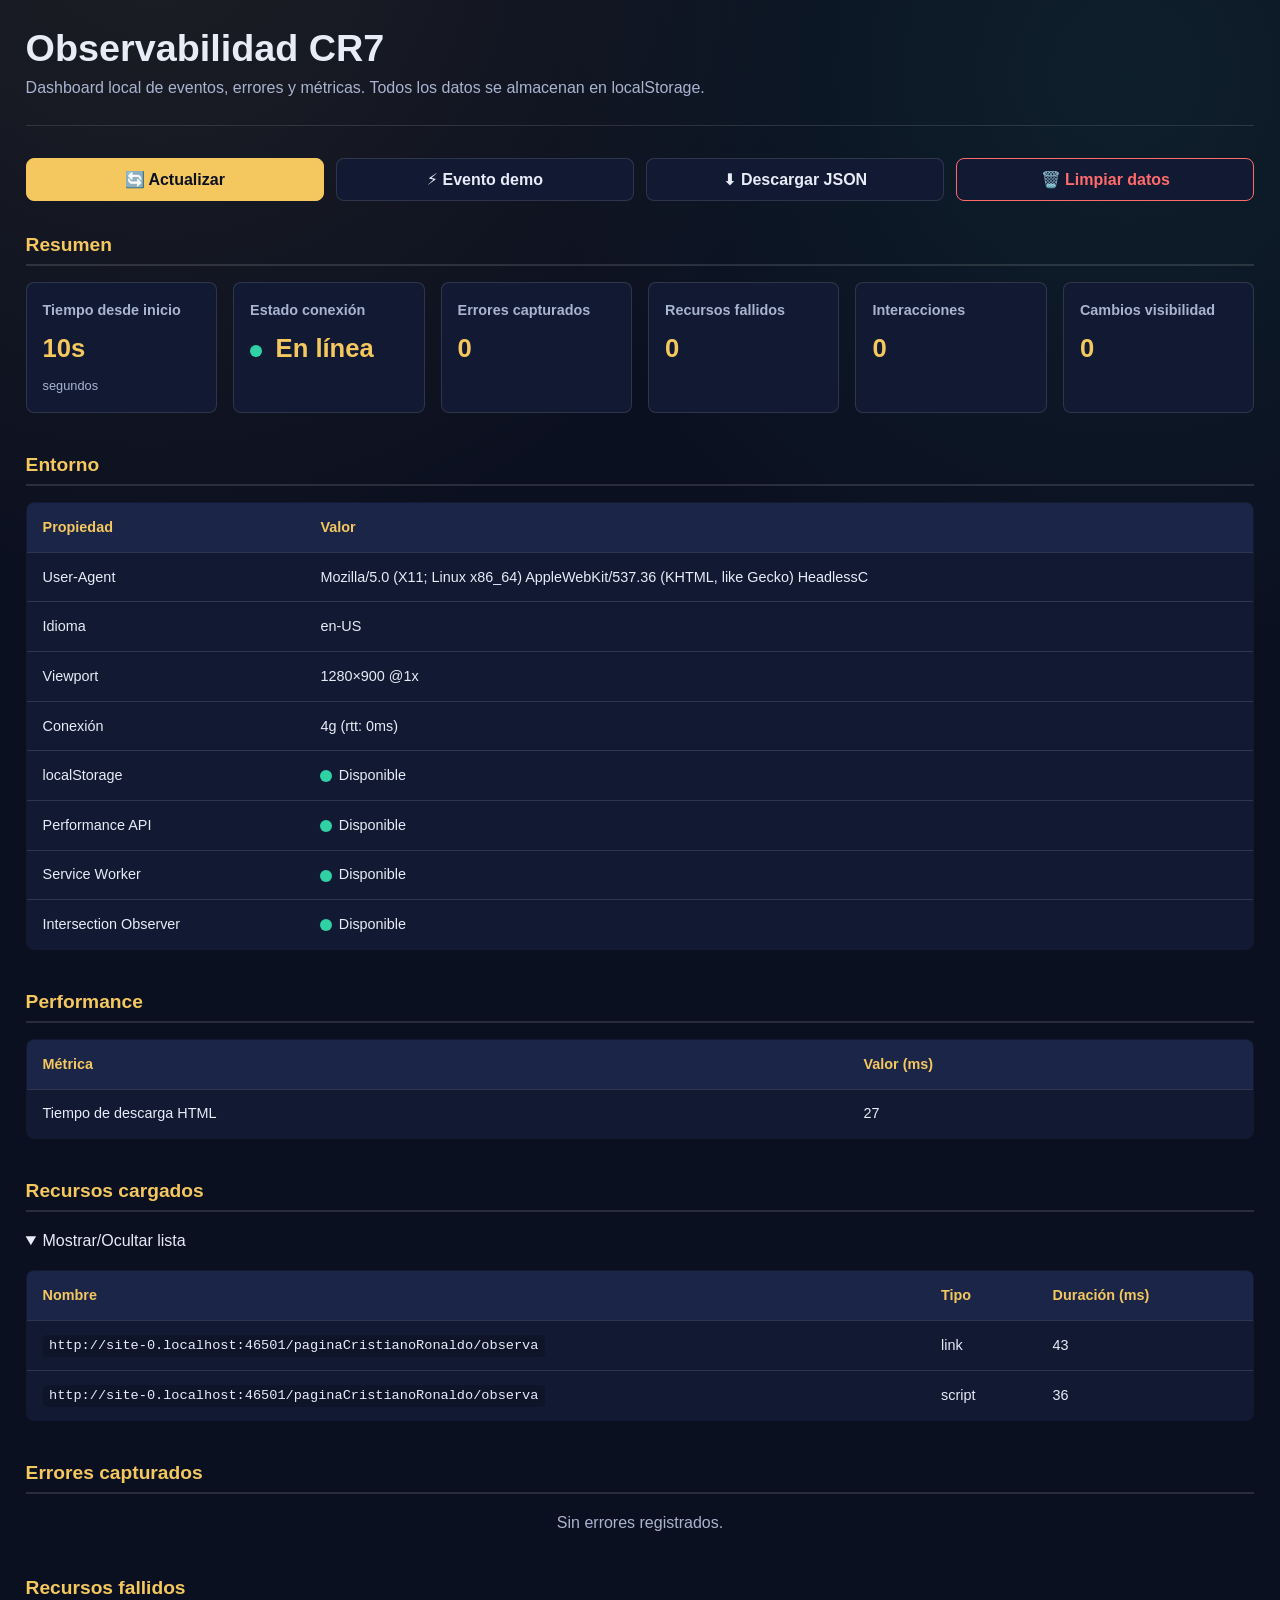
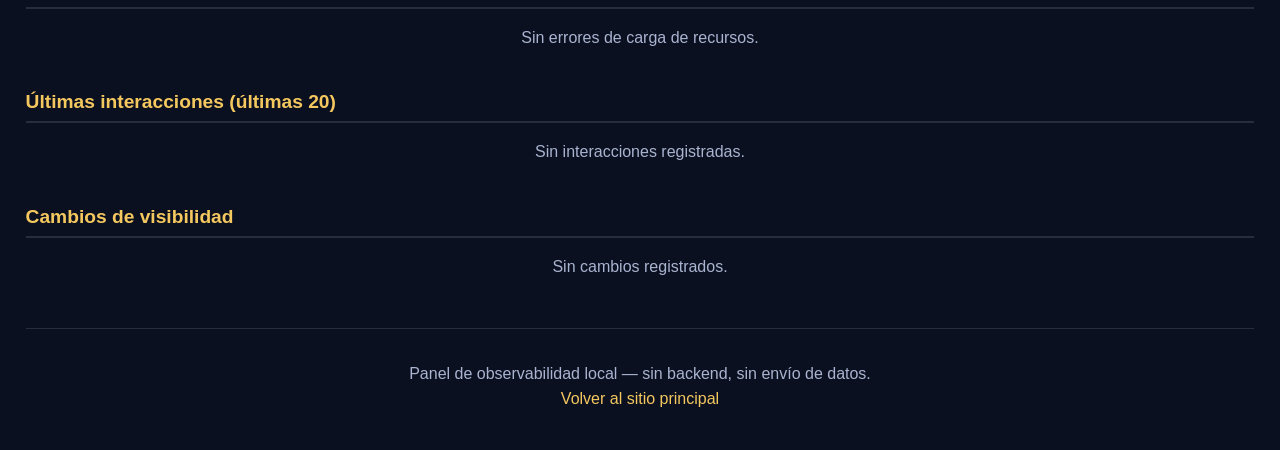
<file: paginaCristianoRonaldo/observabilidad.html>
<!DOCTYPE html>
<html lang="es">
<head>
  <meta charset="UTF-8">
  <meta name="viewport" content="width=device-width, initial-scale=1">
  <title>Observabilidad — Cristiano Ronaldo</title>
  <meta name="description" content="Dashboard de observabilidad local. Registra eventos, errores y métricas del sitio en localStorage.">
  <link rel="icon" href="data:image/svg+xml,<svg xmlns='http://www.w3.org/2000/svg' viewBox='0 0 32 32'><text y='26' font-size='26'>📊</text></svg>">
  <link rel="stylesheet" href="observabilidad.css">
</head>
<body>
  <div class="dashboard">
    <header>
      <h1>Observabilidad CR7</h1>
      <p>Dashboard local de eventos, errores y métricas. Todos los datos se almacenan en localStorage.</p>
    </header>

    <section class="controles" role="group" aria-label="Controles del dashboard">
      <button class="boton boton--primario" id="btn-actualizar" type="button">
        🔄 Actualizar
      </button>
      <button class="boton" id="btn-demo" type="button">
        ⚡ Evento demo
      </button>
      <button class="boton" id="btn-descargar" type="button">
        ⬇️ Descargar JSON
      </button>
      <button class="boton boton--peligro" id="btn-limpiar" type="button">
        🗑️ Limpiar datos
      </button>
    </section>

    <!-- RESUMEN GENERAL -->
    <section class="seccion">
      <h2 class="seccion__titulo">Resumen</h2>
      <div class="estado-grid" id="resumen-grid">
        <div class="estado-card">
          <div class="estado-card__titulo">Tiempo desde inicio</div>
          <div class="estado-card__valor" id="tiempo-sesion">—</div>
          <div class="estado-card__subtitulo">segundos</div>
        </div>
        <div class="estado-card">
          <div class="estado-card__titulo">Estado conexión</div>
          <div class="estado-card__valor">
            <span class="indicador" id="indicador-online"></span>
            <span id="estado-online">—</span>
          </div>
        </div>
        <div class="estado-card">
          <div class="estado-card__titulo">Errores capturados</div>
          <div class="estado-card__valor" id="count-errores">0</div>
        </div>
        <div class="estado-card">
          <div class="estado-card__titulo">Recursos fallidos</div>
          <div class="estado-card__valor" id="count-recursos">0</div>
        </div>
        <div class="estado-card">
          <div class="estado-card__titulo">Interacciones</div>
          <div class="estado-card__valor" id="count-interacciones">0</div>
        </div>
        <div class="estado-card">
          <div class="estado-card__titulo">Cambios visibilidad</div>
          <div class="estado-card__valor" id="count-visibilidad">0</div>
        </div>
      </div>
    </section>

    <!-- ENTORNO -->
    <section class="seccion">
      <h2 class="seccion__titulo">Entorno</h2>
      <table class="datos-tabla">
        <thead>
          <tr>
            <th scope="col">Propiedad</th>
            <th scope="col">Valor</th>
          </tr>
        </thead>
        <tbody id="tabla-entorno">
          <tr><td colspan="2" style="text-align:center; color: var(--texto-tenue);">Cargando…</td></tr>
        </tbody>
      </table>
    </section>

    <!-- PERFORMANCE -->
    <section class="seccion">
      <h2 class="seccion__titulo">Performance</h2>
      <table class="datos-tabla">
        <thead>
          <tr>
            <th scope="col">Métrica</th>
            <th scope="col">Valor (ms)</th>
          </tr>
        </thead>
        <tbody id="tabla-performance">
          <tr><td colspan="2" style="text-align:center; color: var(--texto-tenue);">No disponible</td></tr>
        </tbody>
      </table>
    </section>

    <!-- RECURSOS CAPTURADOS -->
    <section class="seccion">
      <h2 class="seccion__titulo">Recursos cargados</h2>
      <details open>
        <summary>Mostrar/Ocultar lista</summary>
        <table class="datos-tabla" style="margin-top: 1rem;">
          <thead>
            <tr>
              <th scope="col">Nombre</th>
              <th scope="col">Tipo</th>
              <th scope="col">Duración (ms)</th>
            </tr>
          </thead>
          <tbody id="tabla-recursos">
            <tr><td colspan="3" style="text-align:center; color: var(--texto-tenue);">No disponible</td></tr>
          </tbody>
        </table>
      </details>
    </section>

    <!-- ERRORES -->
    <section class="seccion">
      <h2 class="seccion__titulo">Errores capturados</h2>
      <div id="lista-errores">
        <p style="color: var(--texto-tenue); text-align: center;">Sin errores registrados.</p>
      </div>
    </section>

    <!-- RECURSOS FALLIDOS -->
    <section class="seccion">
      <h2 class="seccion__titulo">Recursos fallidos</h2>
      <div id="lista-recursos-fallidos">
        <p style="color: var(--texto-tenue); text-align: center;">Sin errores de carga de recursos.</p>
      </div>
    </section>

    <!-- INTERACCIONES -->
    <section class="seccion">
      <h2 class="seccion__titulo">Últimas interacciones (últimas 20)</h2>
      <div id="lista-interacciones">
        <p style="color: var(--texto-tenue); text-align: center;">Sin interacciones registradas.</p>
      </div>
    </section>

    <!-- VISIBILIDAD -->
    <section class="seccion">
      <h2 class="seccion__titulo">Cambios de visibilidad</h2>
      <div id="lista-visibilidad">
        <p style="color: var(--texto-tenue); text-align: center;">Sin cambios registrados.</p>
      </div>
    </section>

    <footer style="margin-top: 3rem; padding-top: 2rem; border-top: 1px solid var(--borde); text-align: center; color: var(--texto-tenue);">
      <p>
        Panel de observabilidad local — sin backend, sin envío de datos.
        <br>
        <a href="index.html">Volver al sitio principal</a>
      </p>
    </footer>
  </div>

  <script src="observabilidad.js"></script>
  <script>
    (function () {
      'use strict';

      var btnActualizar = document.getElementById('btn-actualizar');
      var btnDemo = document.getElementById('btn-demo');
      var btnDescargar = document.getElementById('btn-descargar');
      var btnLimpiar = document.getElementById('btn-limpiar');

      function formatTime(ms) {
        if (!ms) return '—';
        var s = Math.floor((Date.now() - ms) / 1000);
        return s + 's';
      }

      function formatTimestamp(ms) {
        return new Date(ms).toLocaleTimeString();
      }

      function renderizar() {
        var snapshot = window.CR7Observability.getSnapshot();

        // Resumen
        document.getElementById('tiempo-sesion').textContent = formatTime(snapshot.startTime);
        document.getElementById('estado-online').textContent = navigator.onLine ? 'En línea' : 'Sin conexión';
        document.getElementById('indicador-online').className = 'indicador ' + (navigator.onLine ? 'indicador--ok' : 'indicador--offline');
        document.getElementById('count-errores').textContent = snapshot.errors.length;
        document.getElementById('count-recursos').textContent = snapshot.resources.length;
        document.getElementById('count-interacciones').textContent = snapshot.interactions.length;
        document.getElementById('count-visibilidad').textContent = snapshot.pageVisibility.length;

        // Entorno
        var entornoHtml = '';
        if (snapshot.environment.userAgent) {
          entornoHtml += '<tr><td>User-Agent</td><td>' + escapeHtml(snapshot.environment.userAgent.substring(0, 80)) + '</td></tr>';
        }
        if (snapshot.environment.language) {
          entornoHtml += '<tr><td>Idioma</td><td>' + escapeHtml(snapshot.environment.language) + '</td></tr>';
        }
        if (snapshot.environment.viewport) {
          var vp = snapshot.environment.viewport;
          entornoHtml += '<tr><td>Viewport</td><td>' + vp.width + '×' + vp.height + ' @' + vp.dpr + 'x</td></tr>';
        }
        if (snapshot.environment.connection) {
          var conn = snapshot.environment.connection;
          entornoHtml += '<tr><td>Conexión</td><td>' + conn.effectiveType + ' (rtt: ' + conn.rtt + 'ms)</td></tr>';
        }
        entornoHtml += '<tr><td>localStorage</td><td><span class="indicador indicador--ok"></span>Disponible</td></tr>';
        if (snapshot.environment.apis.performance) {
          entornoHtml += '<tr><td>Performance API</td><td><span class="indicador indicador--ok"></span>Disponible</td></tr>';
        }
        if (snapshot.environment.apis.serviceWorker) {
          entornoHtml += '<tr><td>Service Worker</td><td><span class="indicador indicador--ok"></span>Disponible</td></tr>';
        }
        if (snapshot.environment.apis.intersectionObserver) {
          entornoHtml += '<tr><td>Intersection Observer</td><td><span class="indicador indicador--ok"></span>Disponible</td></tr>';
        }
        document.getElementById('tabla-entorno').innerHTML = entornoHtml || '<tr><td colspan="2">Sin datos</td></tr>';

        // Performance
        if (snapshot.navigation.timing) {
          var perf = snapshot.navigation.timing;
          var perfHtml = '';
          if (perf.loadEventEnd && perf.navigationStart) {
            perfHtml += '<tr><td>Tiempo total de carga</td><td>' + (perf.loadEventEnd - perf.navigationStart) + '</td></tr>';
          }
          if (perf.domContentLoadedEventEnd && perf.navigationStart) {
            perfHtml += '<tr><td>DOM Ready</td><td>' + (perf.domContentLoadedEventEnd - perf.navigationStart) + '</td></tr>';
          }
          if (perf.responseEnd && perf.fetchStart) {
            perfHtml += '<tr><td>Tiempo de descarga HTML</td><td>' + (perf.responseEnd - perf.fetchStart) + '</td></tr>';
          }
          document.getElementById('tabla-performance').innerHTML = perfHtml || '<tr><td colspan="2">Sin datos de timing</td></tr>';
        }

        // Recursos
        if (snapshot.resourceMetrics && snapshot.resourceMetrics.length) {
          var recursosHtml = snapshot.resourceMetrics.slice(0, 20).map(function (r) {
            return '<tr><td><span class="valor-tecnico">' + escapeHtml(r.name.substring(0, 60)) + '</span></td><td>' + r.type + '</td><td>' + Math.round(r.duration) + '</td></tr>';
          }).join('');
          document.getElementById('tabla-recursos').innerHTML = recursosHtml;
        }

        // Errores
        var erroresHtml = snapshot.errors.slice(-10).reverse().map(function (e) {
          return '<div class="evento evento--error"><span class="evento__tiempo">' + formatTimestamp(e.timestamp) + '</span><div class="evento__contenido">[' + e.type + '] ' + escapeHtml(e.message || e.reason || 'Sin detalles') + (e.source ? '\n' + e.source + ':' + e.lineno : '') + '</div></div>';
        }).join('');
        document.getElementById('lista-errores').innerHTML = erroresHtml || '<p style="color: var(--texto-tenue); text-align: center;">Sin errores registrados.</p>';

        // Recursos fallidos
        var fallHtml = snapshot.resources.slice(-10).reverse().map(function (r) {
          return '<div class="evento evento--error"><span class="evento__tiempo">' + formatTimestamp(r.timestamp) + '</span><div class="evento__contenido">' + r.type.toUpperCase() + '\n' + escapeHtml(r.src) + '</div></div>';
        }).join('');
        document.getElementById('lista-recursos-fallidos').innerHTML = fallHtml || '<p style="color: var(--texto-tenue); text-align: center;">Sin errores de carga de recursos.</p>';

        // Interacciones
        var interHtml = snapshot.interactions.slice(-20).reverse().map(function (i) {
          var clase = i.demo ? 'evento' : (i.type === 'click' ? 'evento' : '');
          return '<div class="' + clase + '"><span class="evento__tiempo">' + formatTimestamp(i.timestamp) + '</span><div class="evento__contenido">[' + i.type.toUpperCase() + '] ' + (i.text ? escapeHtml(i.text) : 'interacción sin texto') + (i.url ? ' (' + escapeHtml(i.url.substring(0, 40)) + ')' : '') + '</div></div>';
        }).join('');
        document.getElementById('lista-interacciones').innerHTML = interHtml || '<p style="color: var(--texto-tenue); text-align: center;">Sin interacciones registradas.</p>';

        // Visibilidad
        var visHtml = snapshot.pageVisibility.slice(-10).reverse().map(function (v) {
          return '<div class="evento"><span class="evento__tiempo">' + formatTimestamp(v.timestamp) + '</span><div class="evento__contenido">Estado: ' + (v.state === 'visible' ? '👁️ Visible' : '👻 Oculta') + '</div></div>';
        }).join('');
        document.getElementById('lista-visibilidad').innerHTML = visHtml || '<p style="color: var(--texto-tenue); text-align: center;">Sin cambios registrados.</p>';
      }

      function escapeHtml(text) {
        return text.replace(/[&<>"']/g, function (c) {
          return { '&': '&amp;', '<': '&lt;', '>': '&gt;', '"': '&quot;', "'": '&#39;' }[c];
        });
      }

      btnActualizar.addEventListener('click', renderizar);

      btnDemo.addEventListener('click', function () {
        window.CR7Observability.generateDemo();
        renderizar();
      });

      btnDescargar.addEventListener('click', function () {
        var json = window.CR7Observability.export();
        var blob = new Blob([json], { type: 'application/json' });
        var url = URL.createObjectURL(blob);
        var a = document.createElement('a');
        a.href = url;
        a.download = 'cr7-observability-' + new Date().toISOString().split('T')[0] + '.json';
        document.body.appendChild(a);
        a.click();
        document.body.removeChild(a);
        URL.revokeObjectURL(url);
      });

      btnLimpiar.addEventListener('click', function () {
        if (confirm('¿Limpiar todo el almacenamiento de observabilidad? Esta acción no se puede deshacer.')) {
          window.CR7Observability.clearData();
          renderizar();
          alert('Datos limpiados.');
        }
      });

      // Renderizar al cargar
      if (document.readyState === 'loading') {
        document.addEventListener('DOMContentLoaded', renderizar);
      } else {
        renderizar();
      }

      // Auto-actualizar cada 2 segundos
      setInterval(renderizar, 2000);
    })();
  </script>
</body>
</html>
</file>
<file: paginaCristianoRonaldo/styles.css>
/* =====================================================================
   Cristiano Ronaldo — hoja de estilos
   Organización:
   1. Variables y reinicio
   2. Utilidades y accesibilidad
   3. Cabecera y navegación
   4. Secciones genéricas
   5. Portada (hero)
   6. Biografía
   7. Trayectoria (línea de tiempo)
   8. Estadísticas
   9. Galería y visor
   10. Pie de página
   11. Responsive y preferencias del usuario
   ===================================================================== */

/* ---------- 1. Variables y reinicio ---------- */
:root {
  --azul-noche: #0b1020;
  --azul-profundo: #121a33;
  --azul-suave: #1b2547;
  --blanco: #ffffff;
  --texto: #e8ecf7;
  --texto-tenue: #a9b4d0;
  --oro: #f4c85f;
  --oro-oscuro: #c9992f;
  --verde: #2fd1a5;
  --borde: rgba(255, 255, 255, 0.12);

  --ancho-max: 1140px;
  --radio: 14px;
  --radio-sm: 8px;
  --sombra: 0 18px 40px rgba(0, 0, 0, 0.35);
  --transicion: 220ms ease;

  --fuente: "Segoe UI", "Helvetica Neue", Arial, system-ui, sans-serif;
  --fuente-titulo: "Georgia", "Times New Roman", serif;
}

*,
*::before,
*::after {
  box-sizing: border-box;
}

html {
  scroll-behavior: smooth;
  scroll-padding-top: 5.5rem; /* deja hueco para la cabecera fija */
}

body {
  margin: 0;
  font-family: var(--fuente);
  font-size: clamp(1rem, 0.96rem + 0.2vw, 1.075rem);
  line-height: 1.7;
  color: var(--texto);
  background-color: var(--azul-noche);
  background-image:
    radial-gradient(circle at 12% -10%, rgba(244, 200, 95, 0.16), transparent 45%),
    radial-gradient(circle at 88% 8%, rgba(47, 209, 165, 0.12), transparent 42%);
  background-attachment: fixed;
  -webkit-font-smoothing: antialiased;
}

h1, h2, h3 {
  font-family: var(--fuente-titulo);
  line-height: 1.2;
  margin: 0 0 0.6em;
  letter-spacing: -0.01em;
}

h1 { font-size: clamp(2.4rem, 1.6rem + 3.6vw, 4.2rem); }
h2 { font-size: clamp(1.8rem, 1.4rem + 1.8vw, 2.6rem); }
h3 { font-size: clamp(1.15rem, 1.05rem + 0.5vw, 1.4rem); }

p { margin: 0 0 1rem; }

img {
  max-width: 100%;
  height: auto;
  display: block;
}

a {
  color: var(--oro);
  text-decoration-thickness: 1px;
  text-underline-offset: 3px;
  transition: color var(--transicion);
}

a:hover { color: var(--blanco); }

ul, ol { padding-left: 1.1rem; }

/* ---------- 2. Utilidades y accesibilidad ---------- */
.contenedor {
  width: min(100% - 2.5rem, var(--ancho-max));
  margin-inline: auto;
}

.visualmente-oculto {
  position: absolute;
  width: 1px;
  height: 1px;
  margin: -1px;
  padding: 0;
  overflow: hidden;
  clip: rect(0 0 0 0);
  clip-path: inset(50%);
  white-space: nowrap;
  border: 0;
}

/* Enlace para saltar directamente al contenido */
.salto-contenido {
  position: absolute;
  top: 0;
  left: 50%;
  transform: translate(-50%, -140%);
  z-index: 200;
  padding: 0.75rem 1.25rem;
  background: var(--oro);
  color: var(--azul-noche);
  font-weight: 700;
  border-radius: 0 0 var(--radio-sm) var(--radio-sm);
  text-decoration: none;
  transition: transform var(--transicion);
}

.salto-contenido:focus {
  transform: translate(-50%, 0);
  color: var(--azul-noche);
}

/* Foco visible y coherente en todo el sitio */
:focus-visible {
  outline: 3px solid var(--verde);
  outline-offset: 3px;
  border-radius: 4px;
}

/* Botones base */
.boton {
  display: inline-block;
  padding: 0.85rem 1.6rem;
  border-radius: 999px;
  font-weight: 700;
  text-decoration: none;
  transition: transform var(--transicion), background-color var(--transicion),
              color var(--transicion), border-color var(--transicion);
}

.boton--primario {
  background: linear-gradient(135deg, var(--oro), var(--oro-oscuro));
  color: var(--azul-noche);
  box-shadow: 0 10px 24px rgba(244, 200, 95, 0.25);
}

.boton--secundario {
  border: 2px solid var(--borde);
  color: var(--texto);
}

.boton:hover {
  transform: translateY(-2px);
}

/* A1: fija el texto oscuro en hover; si no, la regla global a:hover lo pondría
   blanco sobre el degradado dorado y el contraste bajaría a ~1,6:1 */
.boton--primario:hover,
.boton--primario:focus-visible {
  color: var(--azul-noche);
}

.boton--secundario:hover {
  border-color: var(--oro);
  color: var(--oro);
}

/* ---------- 3. Cabecera y navegación ---------- */
.cabecera {
  position: sticky;
  top: 0;
  z-index: 100;
  background: rgba(11, 16, 32, 0.82);
  backdrop-filter: blur(10px);
  border-bottom: 1px solid var(--borde);
}

.cabecera__interior {
  display: flex;
  align-items: center;
  justify-content: space-between;
  gap: 1rem;
  padding-block: 0.85rem;
}

.marca {
  display: flex;
  align-items: center;
  gap: 0.75rem;
  text-decoration: none;
  color: var(--texto);
}

.marca__dorsal {
  display: grid;
  place-items: center;
  width: 2.6rem;
  height: 2.6rem;
  border-radius: 50%;
  background: linear-gradient(135deg, var(--oro), var(--oro-oscuro));
  color: var(--azul-noche);
  font-family: var(--fuente-titulo);
  font-size: 1.4rem;
  font-weight: 700;
  flex-shrink: 0;
}

.marca__texto {
  display: flex;
  flex-direction: column;
  line-height: 1.2;
}

.marca__texto small {
  color: var(--texto-tenue);
  font-size: 0.75rem;
}

.navegacion__lista {
  display: flex;
  flex-wrap: wrap;
  gap: 0.25rem;
  list-style: none;
  margin: 0;
  padding: 0;
}

.navegacion__lista a {
  display: block;
  padding: 0.5rem 0.85rem;
  border-radius: var(--radio-sm);
  color: var(--texto);
  text-decoration: none;
  font-size: 0.95rem;
  transition: background-color var(--transicion), color var(--transicion);
}

.navegacion__lista a:hover {
  background: rgba(255, 255, 255, 0.08);
  color: var(--oro);
}

/* Enlace de la sección visible en pantalla (lo marca script.js) */
.navegacion__lista a[aria-current="true"] {
  background: rgba(244, 200, 95, 0.16);
  color: var(--oro);
  font-weight: 700;
}

.menu-boton {
  display: none;
  align-items: center;
  gap: 0.5rem;
  padding: 0.55rem 0.9rem;
  background: transparent;
  color: var(--texto);
  border: 1px solid var(--borde);
  border-radius: var(--radio-sm);
  font: inherit;
  font-size: 0.9rem;
  cursor: pointer;
}

.menu-boton__icono,
.menu-boton__icono::before,
.menu-boton__icono::after {
  display: block;
  width: 20px;
  height: 2px;
  background: currentColor;
  transition: transform var(--transicion), opacity var(--transicion);
}

.menu-boton__icono {
  position: relative;
}

.menu-boton__icono::before,
.menu-boton__icono::after {
  content: "";
  position: absolute;
  left: 0;
}

.menu-boton__icono::before { top: -6px; }
.menu-boton__icono::after { top: 6px; }

.menu-boton[aria-expanded="true"] .menu-boton__icono { background: transparent; }
.menu-boton[aria-expanded="true"] .menu-boton__icono::before { transform: translateY(6px) rotate(45deg); }
.menu-boton[aria-expanded="true"] .menu-boton__icono::after { transform: translateY(-6px) rotate(-45deg); }

/* ---------- 4. Secciones genéricas ---------- */
.seccion {
  padding-block: clamp(3rem, 2rem + 5vw, 6rem);
  border-bottom: 1px solid rgba(255, 255, 255, 0.06);
}

.seccion--alterna {
  background: rgba(18, 26, 51, 0.55);
}

.seccion__etiqueta {
  margin: 0 0 0.35rem;
  color: var(--verde);
  font-size: 0.82rem;
  font-weight: 700;
  letter-spacing: 0.14em;
  text-transform: uppercase;
}

.seccion__intro {
  max-width: 60ch;
  color: var(--texto-tenue);
}

.nota {
  margin-top: 1.25rem;
  padding: 0.9rem 1.1rem;
  border-left: 3px solid var(--verde);
  background: rgba(47, 209, 165, 0.08);
  border-radius: 0 var(--radio-sm) var(--radio-sm) 0;
  color: var(--texto-tenue);
  font-size: 0.92rem;
}

/* ---------- 5. Portada (hero) ---------- */
.seccion--hero {
  padding-block: clamp(3rem, 2rem + 6vw, 7rem);
}

.hero {
  display: grid;
  grid-template-columns: 1.15fr 0.85fr;
  gap: clamp(2rem, 4vw, 4rem);
  align-items: center;
}

.hero__antetitulo {
  color: var(--oro);
  font-weight: 700;
  letter-spacing: 0.12em;
  text-transform: uppercase;
  font-size: 0.85rem;
}

.hero h1 {
  background: linear-gradient(120deg, var(--blanco) 25%, var(--oro));
  -webkit-background-clip: text;
  background-clip: text;
  color: transparent;
}

.hero__descripcion {
  max-width: 56ch;
  color: var(--texto-tenue);
  font-size: 1.05rem;
}

.hero__acciones {
  display: flex;
  flex-wrap: wrap;
  gap: 0.9rem;
  margin-top: 1.75rem;
}

.hero__figura {
  margin: 0;
  border-radius: var(--radio);
  overflow: hidden;
  background: var(--azul-suave);
  box-shadow: var(--sombra);
  border: 1px solid var(--borde);
}

.hero__figura img {
  width: 100%;
  aspect-ratio: 4 / 3;
  object-fit: cover;
}

.hero__figura figcaption {
  padding: 0.75rem 1rem;
  font-size: 0.85rem;
  color: var(--texto-tenue);
}

/* ---------- 6. Biografía ---------- */
.biografia {
  display: grid;
  grid-template-columns: 1.4fr 1fr;
  gap: clamp(1.5rem, 3vw, 3rem);
  align-items: start;
}

.biografia__texto p {
  max-width: 68ch;
}

.biografia__foto {
  margin: 1.75rem 0 0;
  border: 1px solid var(--borde);
  border-radius: var(--radio);
  overflow: hidden;
  background: var(--azul-profundo);
}

.biografia__foto img {
  width: 100%;
  aspect-ratio: 16 / 10;
  object-fit: cover;
}

.biografia__foto figcaption {
  padding: 0.75rem 1rem;
  color: var(--texto-tenue);
  font-size: 0.85rem;
}

.ficha {
  padding: 1.5rem;
  background: var(--azul-profundo);
  border: 1px solid var(--borde);
  border-radius: var(--radio);
  box-shadow: var(--sombra);
  position: sticky;
  top: 6rem;
}

.ficha h3 {
  margin-top: 0;
  color: var(--oro);
}

.ficha__lista {
  margin: 0;
}

.ficha__fila {
  padding-block: 0.6rem;
  border-top: 1px solid var(--borde);
}

.ficha__fila:first-of-type {
  border-top: 0;
  padding-top: 0;
}

.ficha__fila dt {
  font-size: 0.78rem;
  text-transform: uppercase;
  letter-spacing: 0.08em;
  color: var(--texto-tenue);
}

.ficha__fila dd {
  margin: 0.15rem 0 0;
  font-weight: 600;
}

/* ---------- 7. Trayectoria ---------- */
.filtros {
  display: flex;
  flex-wrap: wrap;
  gap: 0.6rem;
  margin: 1.75rem 0 0.75rem;
}

.filtro {
  padding: 0.5rem 1.1rem;
  border: 1px solid var(--borde);
  border-radius: 999px;
  background: transparent;
  color: var(--texto);
  font: inherit;
  font-size: 0.9rem;
  cursor: pointer;
  transition: background-color var(--transicion), color var(--transicion),
              border-color var(--transicion);
}

.filtro:hover {
  border-color: var(--oro);
  color: var(--oro);
}

.filtro--activo {
  background: var(--oro);
  border-color: var(--oro);
  color: var(--azul-noche);
  font-weight: 700;
}

/* A2: sin esta regla, .filtro:hover pondría texto dorado sobre fondo dorado
   (1:1) en el filtro seleccionado. Mantiene texto oscuro y contraste ~7,3:1 */
.filtro--activo:hover,
.filtro--activo:focus-visible {
  color: var(--azul-noche);
  background: var(--oro-oscuro);
  border-color: var(--oro-oscuro);
}

.filtros__resultado {
  color: var(--texto-tenue);
  font-size: 0.88rem;
  margin-bottom: 2rem;
}

.linea-tiempo {
  list-style: none;
  margin: 0;
  padding: 0 0 0 1.75rem;
  position: relative;
}

.linea-tiempo::before {
  content: "";
  position: absolute;
  top: 0.5rem;
  bottom: 0.5rem;
  left: 0.4rem;
  width: 2px;
  background: linear-gradient(var(--oro), rgba(244, 200, 95, 0.1));
}

.hito {
  position: relative;
  margin-bottom: 1rem;
}

.hito::before {
  content: "";
  position: absolute;
  left: -1.55rem;
  top: 1.35rem;
  width: 0.85rem;
  height: 0.85rem;
  border-radius: 50%;
  background: var(--azul-noche);
  border: 2px solid var(--oro);
  transition: background-color var(--transicion);
}

.hito--abierto::before {
  background: var(--oro);
}

.hito[hidden] {
  display: none;
}

.hito article {
  background: var(--azul-profundo);
  border: 1px solid var(--borde);
  border-radius: var(--radio);
  overflow: hidden;
}

.hito__titulo {
  margin: 0;
  font-size: 1rem;
}

.hito__boton {
  display: flex;
  align-items: center;
  gap: 1rem;
  width: 100%;
  padding: 1.1rem 1.25rem;
  background: transparent;
  border: 0;
  color: var(--texto);
  font: inherit;
  text-align: left;
  cursor: pointer;
  transition: background-color var(--transicion);
}

.hito__boton:hover {
  background: rgba(255, 255, 255, 0.05);
}

/* A3: el artículo contenedor tiene overflow:hidden y recortaría el contorno
   de foco exterior. Se dibuja hacia dentro y se refuerza con fondo propio */
.hito__boton:focus-visible {
  outline-offset: -3px;
  background: rgba(47, 209, 165, 0.14);
}

.hito__anios {
  flex-shrink: 0;
  min-width: 8.5rem;
  color: var(--oro);
  font-size: 0.85rem;
  font-weight: 700;
  letter-spacing: 0.05em;
}

.hito__club {
  flex-grow: 1;
  font-family: var(--fuente-titulo);
  font-size: 1.2rem;
}

.hito__icono {
  flex-shrink: 0;
  width: 0.7rem;
  height: 0.7rem;
  border-right: 2px solid var(--texto-tenue);
  border-bottom: 2px solid var(--texto-tenue);
  transform: rotate(45deg);
  transition: transform var(--transicion);
}

.hito__boton[aria-expanded="true"] .hito__icono {
  transform: rotate(-135deg);
}

.hito__detalle {
  padding: 0 1.25rem 1.25rem;
  border-top: 1px solid var(--borde);
}

.hito__detalle p {
  margin-top: 1rem;
  color: var(--texto-tenue);
  max-width: 70ch;
}

.hito__datos {
  display: grid;
  grid-template-columns: repeat(auto-fit, minmax(180px, 1fr));
  gap: 0.75rem;
  list-style: none;
  margin: 0;
  padding: 0;
}

.hito__datos li {
  padding: 0.7rem 0.9rem;
  background: var(--azul-suave);
  border-radius: var(--radio-sm);
}

.hito__datos span {
  display: block;
  font-size: 0.75rem;
  text-transform: uppercase;
  letter-spacing: 0.08em;
  color: var(--texto-tenue);
}

.hito__datos strong {
  font-size: 0.98rem;
}

/* ---------- 8. Estadísticas ---------- */
.tarjetas {
  display: grid;
  grid-template-columns: repeat(auto-fit, minmax(240px, 1fr));
  gap: 1.1rem;
  list-style: none;
  margin: 2rem 0 3rem;
  padding: 0;
}

.tarjeta {
  padding: 1.5rem;
  background: var(--azul-profundo);
  border: 1px solid var(--borde);
  border-radius: var(--radio);
  transition: transform var(--transicion), border-color var(--transicion);
}

.tarjeta:hover {
  transform: translateY(-4px);
  border-color: rgba(244, 200, 95, 0.5);
}

.tarjeta__numero {
  margin: 0;
  font-family: var(--fuente-titulo);
  font-size: clamp(2.2rem, 1.8rem + 1.6vw, 3rem);
  font-weight: 700;
  line-height: 1;
  color: var(--oro);
  font-variant-numeric: tabular-nums;
}

.tarjeta__titulo {
  margin: 0.6rem 0 0.4rem;
  font-size: 1.05rem;
}

.tarjeta__texto {
  margin: 0;
  color: var(--texto-tenue);
  font-size: 0.92rem;
}

.tabla__titulo {
  margin-top: 2.5rem;
}

.tabla-envoltorio {
  overflow-x: auto;
  border: 1px solid var(--borde);
  border-radius: var(--radio);
  background: var(--azul-profundo);
}

.tabla {
  width: 100%;
  min-width: 560px;
  border-collapse: collapse;
  font-size: 0.95rem;
}

.tabla caption {
  padding: 1rem 1.1rem 0;
  text-align: left;
  color: var(--texto-tenue);
  font-size: 0.88rem;
}

.tabla th,
.tabla td {
  padding: 0.8rem 1.1rem;
  text-align: left;
  border-bottom: 1px solid var(--borde);
}

.tabla thead th {
  color: var(--oro);
  font-size: 0.78rem;
  text-transform: uppercase;
  letter-spacing: 0.08em;
}

.tabla tbody tr:last-child th,
.tabla tbody tr:last-child td {
  border-bottom: 0;
}

.tabla tbody tr:hover {
  background: rgba(255, 255, 255, 0.04);
}

/* ---------- 9. Galería y visor ---------- */
.galeria {
  display: grid;
  grid-template-columns: repeat(auto-fit, minmax(260px, 1fr));
  gap: 1.25rem;
  list-style: none;
  margin: 2rem 0 0;
  padding: 0;
}

.galeria__item {
  margin: 0;
  background: var(--azul-profundo);
  border: 1px solid var(--borde);
  border-radius: var(--radio);
  overflow: hidden;
  height: 100%;
}

.galeria__boton {
  display: block;
  position: relative;
  width: 100%;
  padding: 0;
  border: 0;
  background: none;
  cursor: zoom-in;
}

/* A3: .galeria__item recorta el contorno exterior; se traza hacia dentro.
   El oscurecimiento, la ampliación y el rótulo «Ampliar» son señal añadida */
.galeria__boton:focus-visible {
  outline-offset: -3px;
}

.galeria__boton img {
  width: 100%;
  aspect-ratio: 3 / 2;
  object-fit: cover;
  transition: transform 400ms ease, filter var(--transicion);
}

/* Las fotos verticales se recortan por la parte alta para no perder el motivo */
.galeria__boton--vertical img {
  object-position: center 15%;
}

/* Fotos muy verticales (retratos completos): se encuadra por arriba */
.galeria__boton--alto img {
  object-position: center top;
}

.galeria__boton:hover img,
.galeria__boton:focus-visible img {
  transform: scale(1.05);
  filter: brightness(0.75);
}

.galeria__lupa {
  position: absolute;
  inset: auto 0 0 0;
  padding: 0.5rem;
  background: rgba(11, 16, 32, 0.85);
  color: var(--oro);
  font-size: 0.82rem;
  font-weight: 700;
  letter-spacing: 0.08em;
  text-transform: uppercase;
  opacity: 0;
  transition: opacity var(--transicion);
}

.galeria__boton:hover .galeria__lupa,
.galeria__boton:focus-visible .galeria__lupa {
  opacity: 1;
}

.galeria__item figcaption {
  padding: 0.85rem 1rem;
  color: var(--texto-tenue);
  font-size: 0.9rem;
}

/* Visor a pantalla completa */
.visor {
  position: fixed;
  inset: 0;
  z-index: 300;
  display: grid;
  place-items: center;
  padding: 1.5rem;
}

.visor[hidden] {
  display: none;
}

.visor__fondo {
  position: absolute;
  inset: 0;
  background: rgba(4, 7, 16, 0.88);
  backdrop-filter: blur(4px);
}

.visor__contenido {
  position: relative;
  margin: 0;
  max-width: min(900px, 100%);
  background: var(--azul-profundo);
  border: 1px solid var(--borde);
  border-radius: var(--radio);
  overflow: hidden;
  box-shadow: var(--sombra);
}

.visor__contenido img {
  width: 100%;
  max-height: 72vh;
  object-fit: contain;
  background: #000;
}

.visor__contenido figcaption {
  padding: 1rem 1.15rem;
  color: var(--texto-tenue);
  font-size: 0.9rem;
}

.visor__cerrar {
  position: absolute;
  top: 0.6rem;
  right: 0.6rem;
  z-index: 1;
  width: 2.4rem;
  height: 2.4rem;
  display: grid;
  place-items: center;
  border: 1px solid var(--borde);
  border-radius: 50%;
  background: rgba(11, 16, 32, 0.85);
  color: var(--texto);
  font-size: 1.5rem;
  line-height: 1;
  cursor: pointer;
  transition: background-color var(--transicion), color var(--transicion);
}

.visor__cerrar:hover {
  background: var(--oro);
  color: var(--azul-noche);
}

/* Bloquea el desplazamiento del fondo mientras el visor está abierto */
body.sin-scroll {
  overflow: hidden;
}

/* ---------- 10. Pie de página ---------- */
.pie {
  background: #070b17;
  border-top: 1px solid var(--borde);
  padding-block: 3rem 1.5rem;
}

.pie__interior {
  display: grid;
  grid-template-columns: repeat(auto-fit, minmax(240px, 1fr));
  gap: 2rem;
}

.pie__titulo {
  font-size: 1rem;
  color: var(--oro);
  margin-bottom: 0.75rem;
}

.pie p,
.pie li {
  color: var(--texto-tenue);
  font-size: 0.9rem;
}

.pie__creditos,
.pie__enlaces {
  list-style: none;
  margin: 0;
  padding: 0;
}

.pie__creditos li {
  margin-bottom: 0.5rem;
}

.pie__enlaces a {
  display: inline-block;
  padding: 0.2rem 0;
  color: var(--texto);
  text-decoration: none;
}

.pie__enlaces a:hover {
  color: var(--oro);
  text-decoration: underline;
}

.pie__legal {
  margin: 2.5rem 0 0;
  padding-top: 1.25rem;
  border-top: 1px solid var(--borde);
  text-align: center;
}

/* Enlaces externos de la sección de fuentes */
.enlaces {
  list-style: none;
  margin: 2rem 0 0;
  padding: 0;
  display: grid;
  grid-template-columns: repeat(auto-fit, minmax(280px, 1fr));
  gap: 1.25rem;
}

.enlaces li {
  padding: 1.25rem;
  background: var(--azul-profundo);
  border: 1px solid var(--borde);
  border-radius: var(--radio);
}

.enlaces a {
  font-weight: 700;
  text-decoration: none;
}

.enlaces a:hover {
  text-decoration: underline;
}

.enlaces p {
  margin: 0.4rem 0 0;
  color: var(--texto-tenue);
  font-size: 0.9rem;
}

.enlaces__externo {
  font-size: 0.85em;
}

kbd {
  padding: 0.1rem 0.4rem;
  border: 1px solid var(--borde);
  border-bottom-width: 2px;
  border-radius: 4px;
  background: var(--azul-suave);
  font-family: ui-monospace, "Consolas", monospace;
  font-size: 0.85em;
}

/* ---------- 11. Resiliencia sin JavaScript ---------- */
/* M2: si el script no carga, el menú móvil y los detalles de trayectoria
   quedarían inoperantes. Sin la clase .js (que añade un script en <head>)
   se muestra todo el contenido y se ocultan los controles que no funcionan. */
html:not(.js) .hito__detalle[hidden] {
  display: block;
}

html:not(.js) .hito__icono {
  display: none;
}

html:not(.js) .hito__boton {
  cursor: default;
}

/* ---------- 12. Responsive y preferencias ---------- */
@media (max-width: 900px) {
  .hero,
  .biografia {
    grid-template-columns: 1fr;
  }

  .ficha {
    position: static;
  }

  .hero__figura {
    order: -1;
  }
}

@media (max-width: 760px) {
  /* M2: el botón y el colapso solo se activan si JavaScript está disponible.
     Sin la clase .js la navegación permanece visible y utilizable. */
  html.js .menu-boton {
    display: inline-flex;
  }

  .navegacion {
    width: 100%;
  }

  html.js .navegacion {
    display: none;
  }

  html.js .navegacion.navegacion--abierta {
    display: block;
  }

  .cabecera__interior {
    flex-wrap: wrap;
  }

  .navegacion__lista {
    flex-direction: column;
    gap: 0;
    padding-bottom: 0.75rem;
  }

  .navegacion__lista a {
    padding: 0.7rem 0.85rem;
    border-bottom: 1px solid var(--borde);
    border-radius: 0;
  }

  .hito__boton {
    flex-wrap: wrap;
    gap: 0.35rem 1rem;
  }

  .hito__anios {
    min-width: 0;
    width: 100%;
  }

  .hito__club {
    font-size: 1.05rem;
  }
}

@media (max-width: 420px) {
  .hero__acciones .boton {
    width: 100%;
    text-align: center;
  }
}

/* Respeta la preferencia de reducir movimiento del sistema operativo */
@media (prefers-reduced-motion: reduce) {
  html {
    scroll-behavior: auto;
  }

  *,
  *::before,
  *::after {
    animation-duration: 0.01ms !important;
    animation-iteration-count: 1 !important;
    transition-duration: 0.01ms !important;
  }
}

/* Ajustes para impresión: fondo claro y sin elementos de navegación */
@media print {
  body {
    background: #fff;
    color: #000;
  }

  .cabecera,
  .menu-boton,
  .filtros,
  .visor {
    display: none !important;
  }
}
</file>
<file: paginaCristianoRonaldo/observabilidad.css>
/* =====================================================================
   Observabilidad — Estilos del dashboard
   Semántico, accesible, responsive, tema oscuro coherente con el sitio.
   ===================================================================== */

:root {
  --azul-noche: #0b1020;
  --azul-profundo: #121a33;
  --azul-suave: #1b2547;
  --blanco: #ffffff;
  --texto: #e8ecf7;
  --texto-tenue: #a9b4d0;
  --oro: #f4c85f;
  --oro-oscuro: #c9992f;
  --verde: #2fd1a5;
  --rojo: #ff6b6b;
  --amarillo: #ffd93d;
  --borde: rgba(255, 255, 255, 0.12);
  --transicion: 220ms ease;
}

* {
  box-sizing: border-box;
}

html {
  scroll-behavior: smooth;
}

body {
  margin: 0;
  font-family: "Segoe UI", "Helvetica Neue", Arial, system-ui, sans-serif;
  font-size: clamp(0.9rem, 0.85rem + 0.3vw, 1rem);
  line-height: 1.6;
  color: var(--texto);
  background-color: var(--azul-noche);
  background-image:
    radial-gradient(circle at 12% -10%, rgba(244, 200, 95, 0.08), transparent 45%),
    radial-gradient(circle at 88% 8%, rgba(47, 209, 165, 0.08), transparent 42%);
  background-attachment: fixed;
}

h1, h2, h3 {
  line-height: 1.2;
  margin: 0 0 0.6em;
}

h1 { font-size: clamp(1.8rem, 1.4rem + 1.2vw, 2.4rem); }
h2 { font-size: clamp(1.3rem, 1.1rem + 0.8vw, 1.8rem); }
h3 { font-size: clamp(1rem, 0.9rem + 0.4vw, 1.3rem); }

p { margin: 0 0 0.8rem; }

a {
  color: var(--oro);
  text-decoration: none;
  transition: color var(--transicion);
}

a:hover { color: var(--blanco); }

button {
  font-family: inherit;
  font-size: inherit;
  cursor: pointer;
}

:focus-visible {
  outline: 3px solid var(--verde);
  outline-offset: 2px;
  border-radius: 4px;
}

/* ---------- Contenedor principal ---------- */
.dashboard {
  max-width: 1400px;
  margin: 0 auto;
  padding: clamp(1rem, 2vw, 2rem);
}

header {
  margin-bottom: 2rem;
  padding-bottom: 1.5rem;
  border-bottom: 1px solid var(--borde);
}

header h1 {
  margin-bottom: 0.25rem;
}

header p {
  color: var(--texto-tenue);
  margin: 0;
}

/* ---------- Panel de controles ---------- */
.controles {
  display: grid;
  grid-template-columns: repeat(auto-fit, minmax(160px, 1fr));
  gap: 0.75rem;
  margin-bottom: 2rem;
}

.boton {
  padding: 0.7rem 1.2rem;
  border: 1px solid var(--borde);
  border-radius: 8px;
  background: var(--azul-profundo);
  color: var(--texto);
  font-weight: 600;
  transition: background-color var(--transicion), border-color var(--transicion);
}

.boton:hover {
  background: var(--azul-suave);
  border-color: var(--oro);
}

.boton--primario {
  background: var(--oro);
  color: var(--azul-noche);
  border-color: var(--oro);
}

.boton--primario:hover {
  background: var(--oro-oscuro);
  border-color: var(--oro-oscuro);
}

.boton--peligro {
  border-color: var(--rojo);
  color: var(--rojo);
}

.boton--peligro:hover {
  background: rgba(255, 107, 107, 0.1);
}

.boton:disabled {
  opacity: 0.5;
  cursor: not-allowed;
}

/* ---------- Secciones de datos ---------- */
.seccion {
  margin-bottom: 2.5rem;
}

.seccion__titulo {
  font-size: 1.2rem;
  font-weight: 700;
  color: var(--oro);
  margin-bottom: 1rem;
  padding-bottom: 0.5rem;
  border-bottom: 2px solid var(--borde);
}

.datos-tabla {
  width: 100%;
  border-collapse: collapse;
  background: var(--azul-profundo);
  border: 1px solid var(--borde);
  border-radius: 8px;
  overflow: hidden;
  font-size: 0.9rem;
}

.datos-tabla th,
.datos-tabla td {
  padding: 0.8rem 1rem;
  text-align: left;
  border-bottom: 1px solid var(--borde);
}

.datos-tabla thead th {
  background: var(--azul-suave);
  font-weight: 700;
  color: var(--oro);
}

.datos-tabla tbody tr:hover {
  background: rgba(47, 209, 165, 0.05);
}

.datos-tabla tbody tr:last-child td {
  border-bottom: 0;
}

.valor-tecnico {
  font-family: "Courier New", monospace;
  font-size: 0.85rem;
  background: rgba(0, 0, 0, 0.2);
  padding: 0.2rem 0.4rem;
  border-radius: 4px;
}

/* ---------- Tarjeta de evento ---------- */
.evento {
  padding: 0.8rem;
  margin-bottom: 0.5rem;
  background: var(--azul-suave);
  border-left: 3px solid var(--verde);
  border-radius: 4px;
}

.evento--error {
  border-left-color: var(--rojo);
}

.evento--advertencia {
  border-left-color: var(--amarillo);
}

.evento__tiempo {
  display: block;
  font-size: 0.8rem;
  color: var(--texto-tenue);
  margin-bottom: 0.25rem;
}

.evento__contenido {
  word-break: break-word;
  white-space: pre-wrap;
  font-family: "Courier New", monospace;
  font-size: 0.85rem;
}

/* ---------- Grid de estado ---------- */
.estado-grid {
  display: grid;
  grid-template-columns: repeat(auto-fit, minmax(180px, 1fr));
  gap: 1rem;
  margin-bottom: 2rem;
}

.estado-card {
  padding: 1rem;
  background: var(--azul-profundo);
  border: 1px solid var(--borde);
  border-radius: 8px;
}

.estado-card__titulo {
  font-size: 0.9rem;
  font-weight: 700;
  color: var(--texto-tenue);
  margin-bottom: 0.4rem;
}

.estado-card__valor {
  font-size: 1.6rem;
  font-weight: 700;
  color: var(--oro);
  word-break: break-all;
}

.estado-card__subtitulo {
  font-size: 0.8rem;
  color: var(--texto-tenue);
  margin-top: 0.4rem;
}

/* ---------- Indicador de estado ---------- */
.indicador {
  display: inline-block;
  width: 12px;
  height: 12px;
  border-radius: 50%;
  margin-right: 0.4rem;
  vertical-align: middle;
}

.indicador--ok {
  background: var(--verde);
}

.indicador--error {
  background: var(--rojo);
}

.indicador--offline {
  background: var(--amarillo);
}

/* ---------- Responsive ---------- */
@media (max-width: 768px) {
  .controles {
    grid-template-columns: repeat(2, 1fr);
  }

  .datos-tabla {
    font-size: 0.8rem;
  }

  .datos-tabla th,
  .datos-tabla td {
    padding: 0.6rem 0.8rem;
  }

  .estado-grid {
    grid-template-columns: repeat(2, 1fr);
  }
}

@media (max-width: 480px) {
  .dashboard {
    padding: 0.75rem;
  }

  .controles {
    grid-template-columns: 1fr;
  }

  .datos-tabla {
    font-size: 0.75rem;
  }

  .datos-tabla th,
  .datos-tabla td {
    padding: 0.5rem;
  }

  .estado-grid {
    grid-template-columns: 1fr;
  }

  .estado-card__valor {
    font-size: 1.3rem;
  }
}

@media print {
  .controles {
    display: none;
  }

  body {
    background: #fff;
    color: #000;
  }

  .dashboard {
    max-width: 100%;
  }
}
</file>
